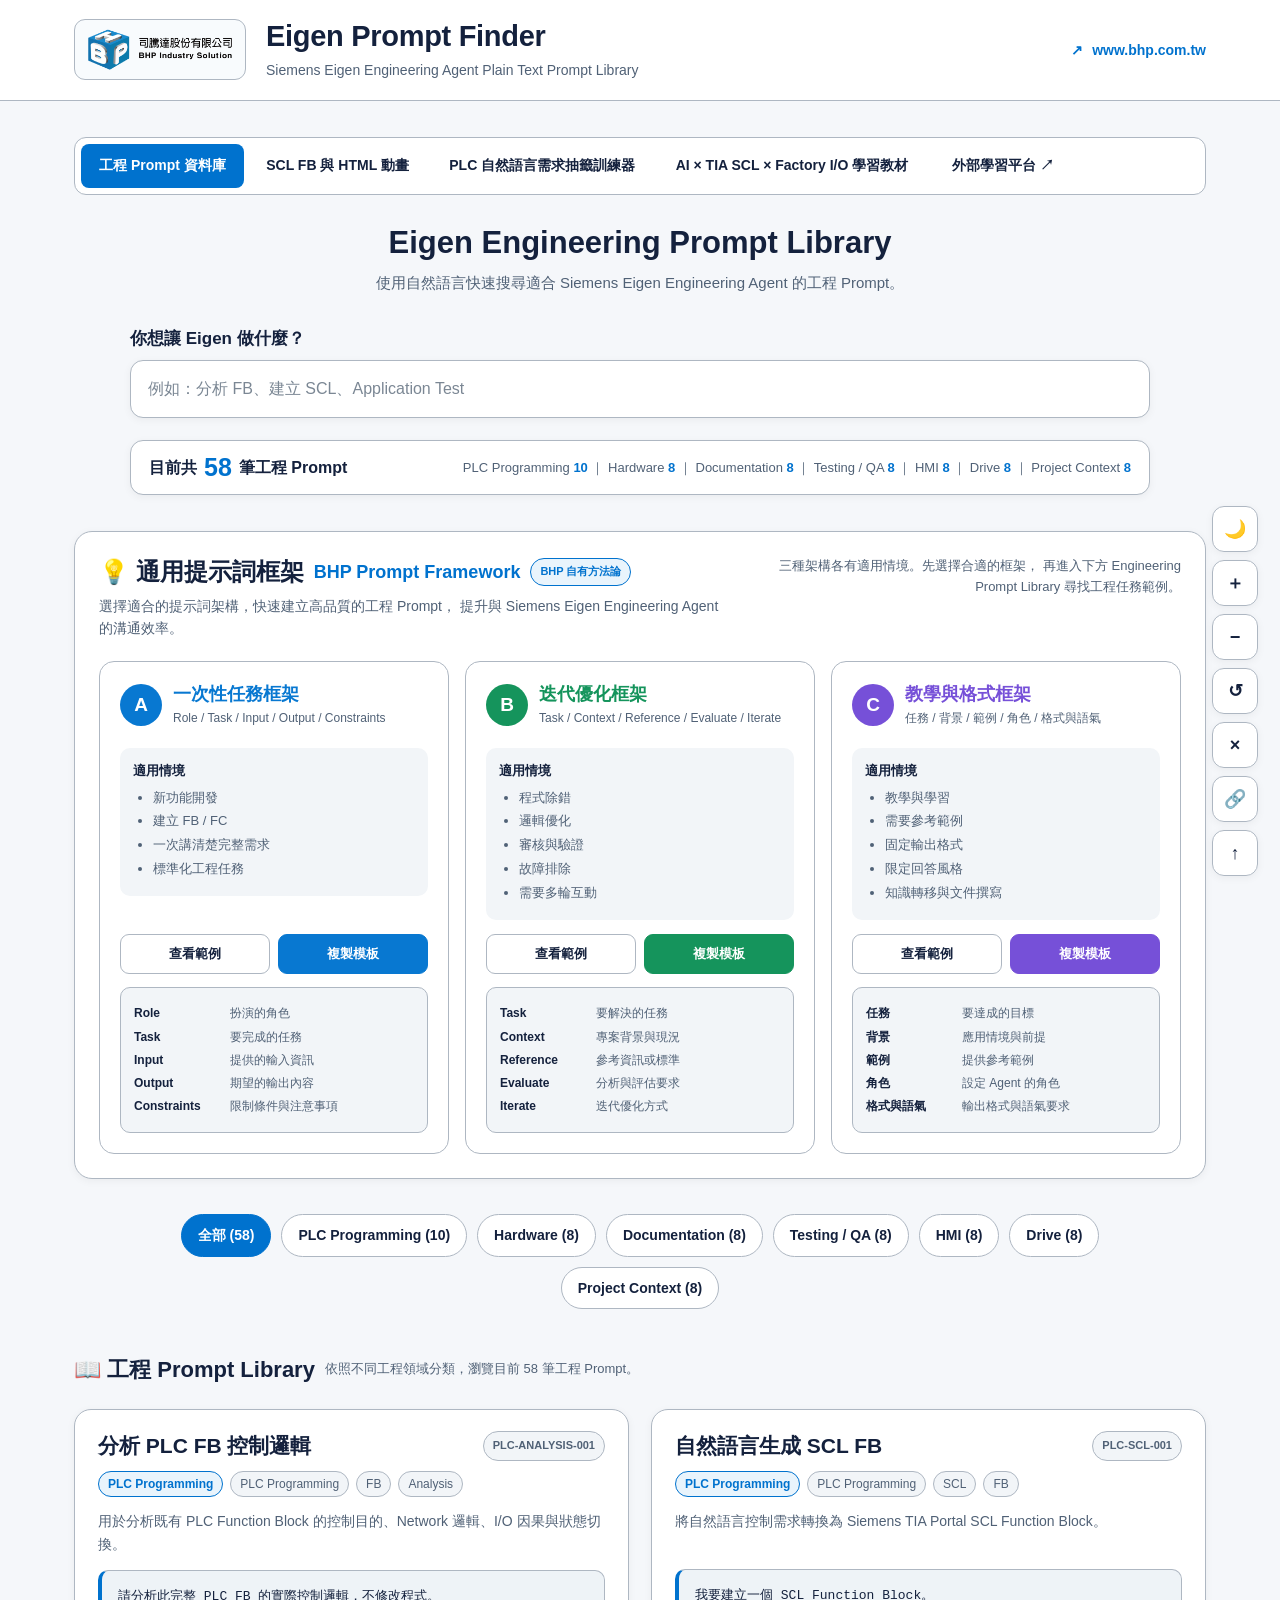
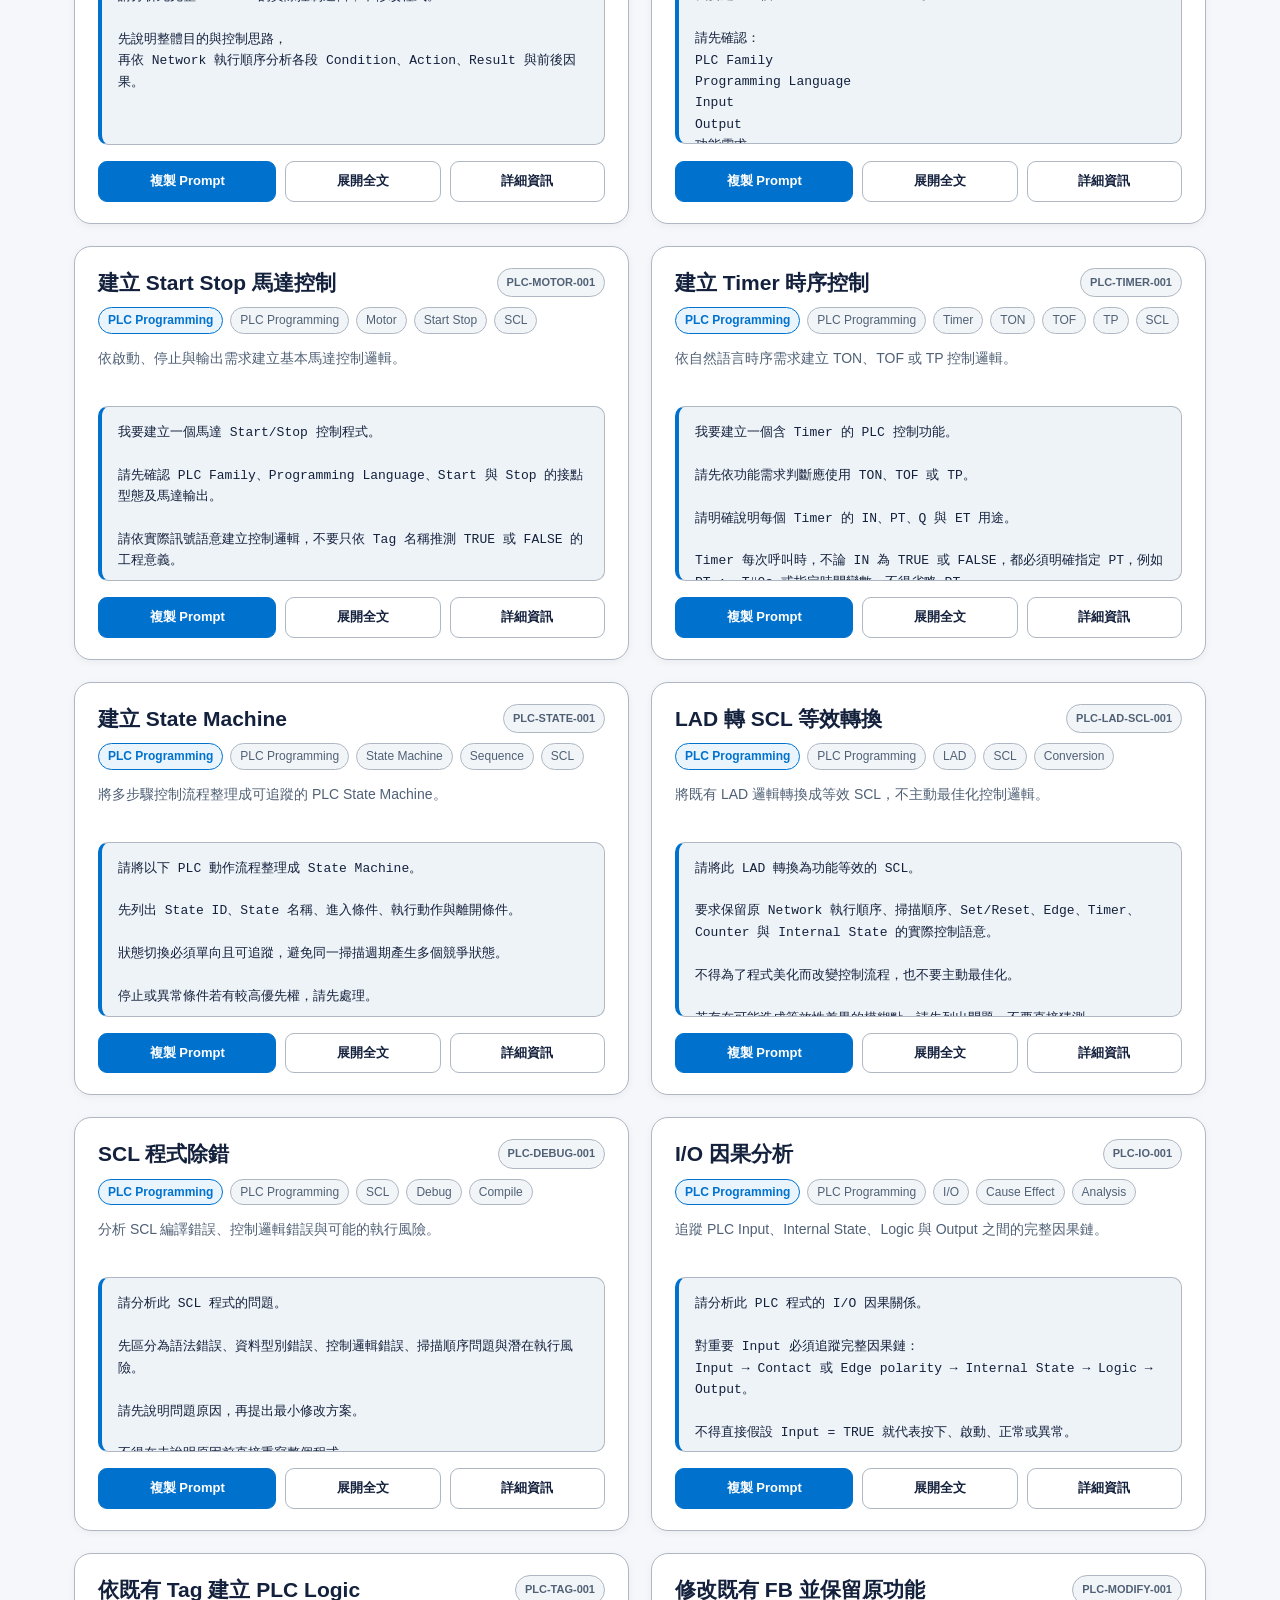
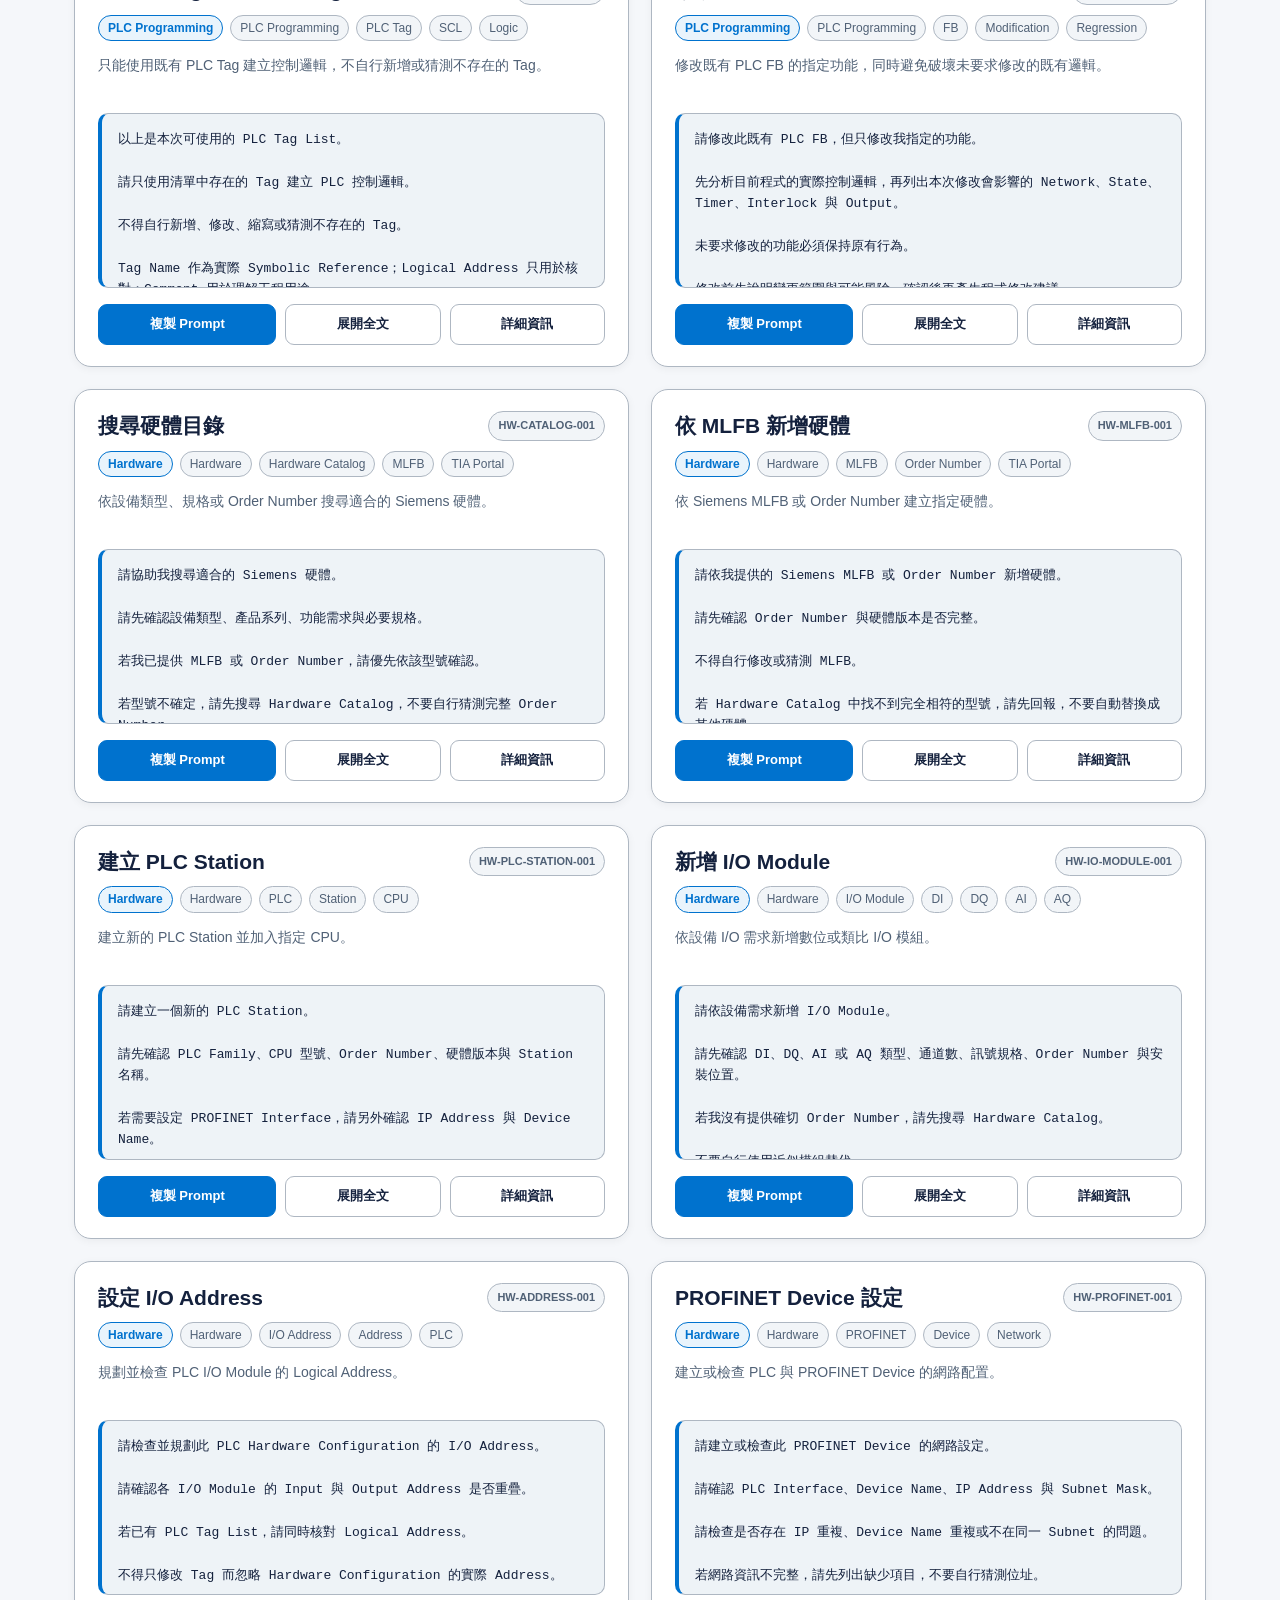
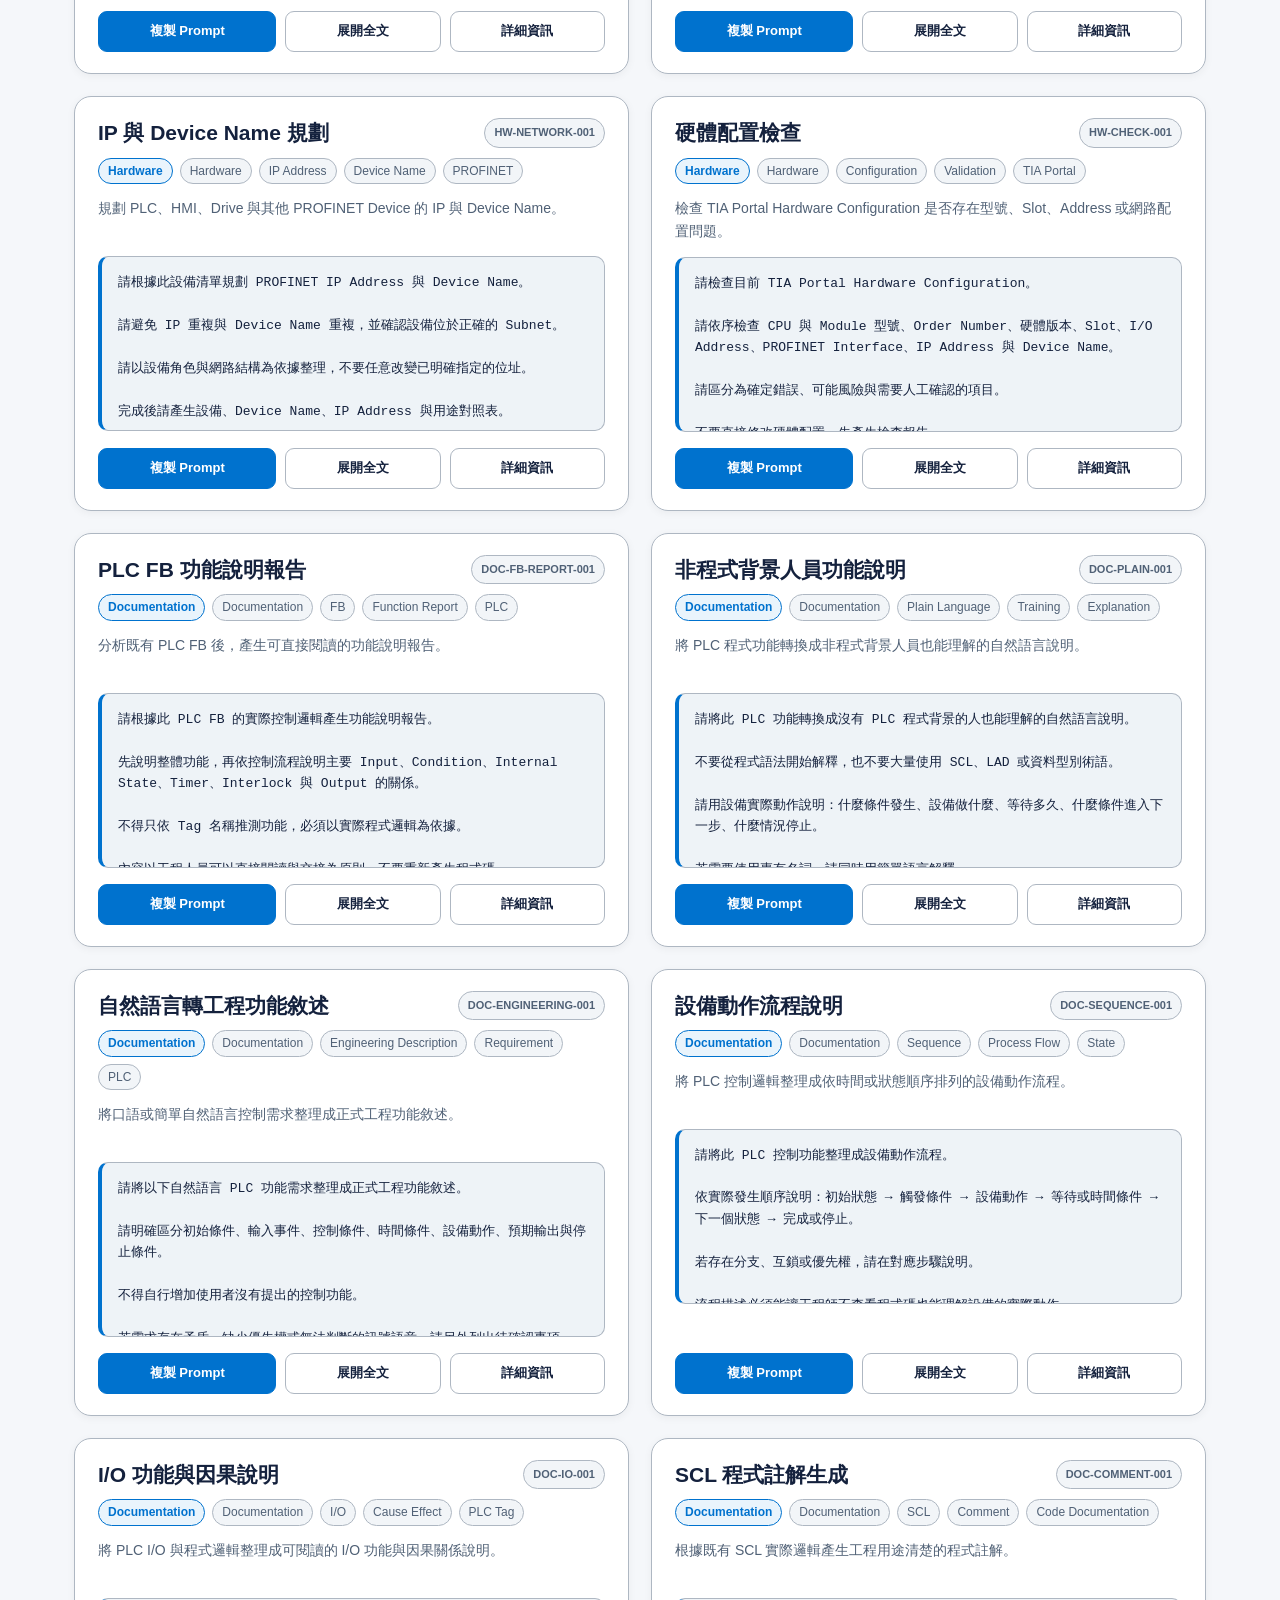
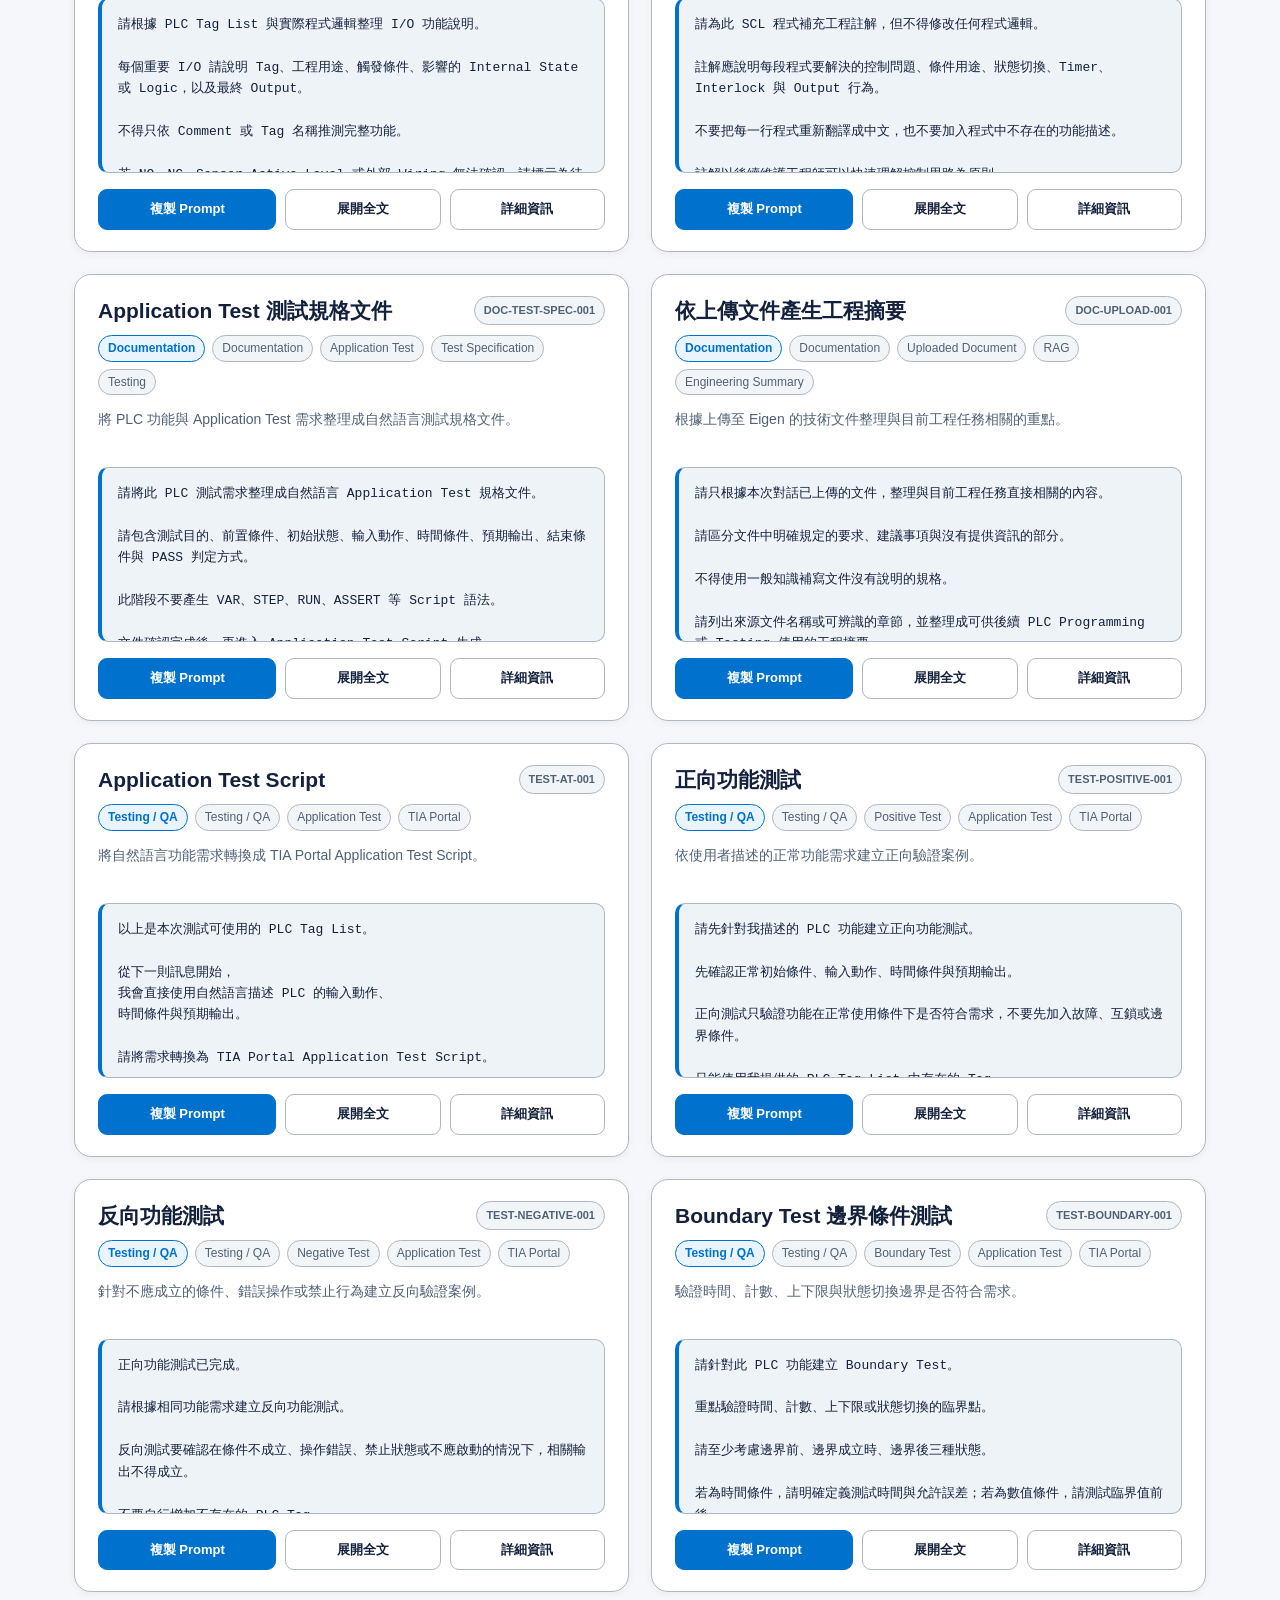
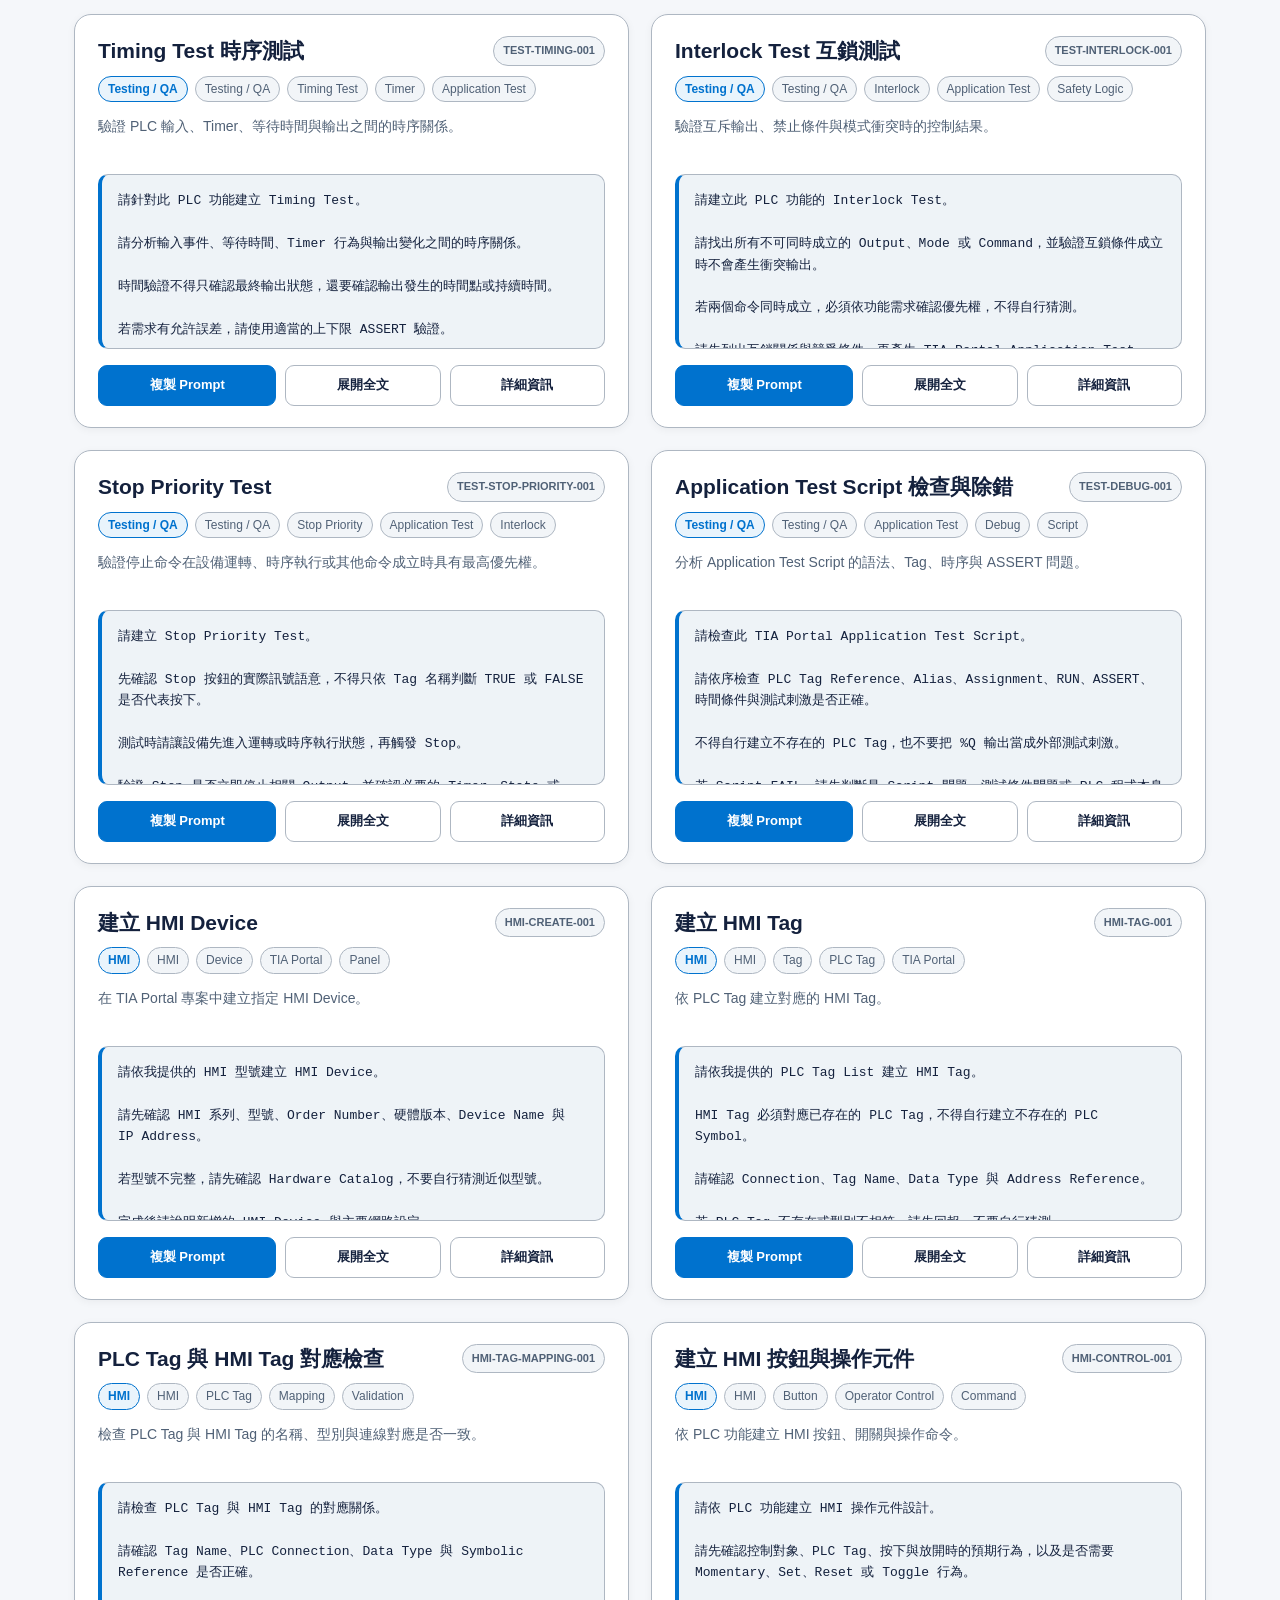
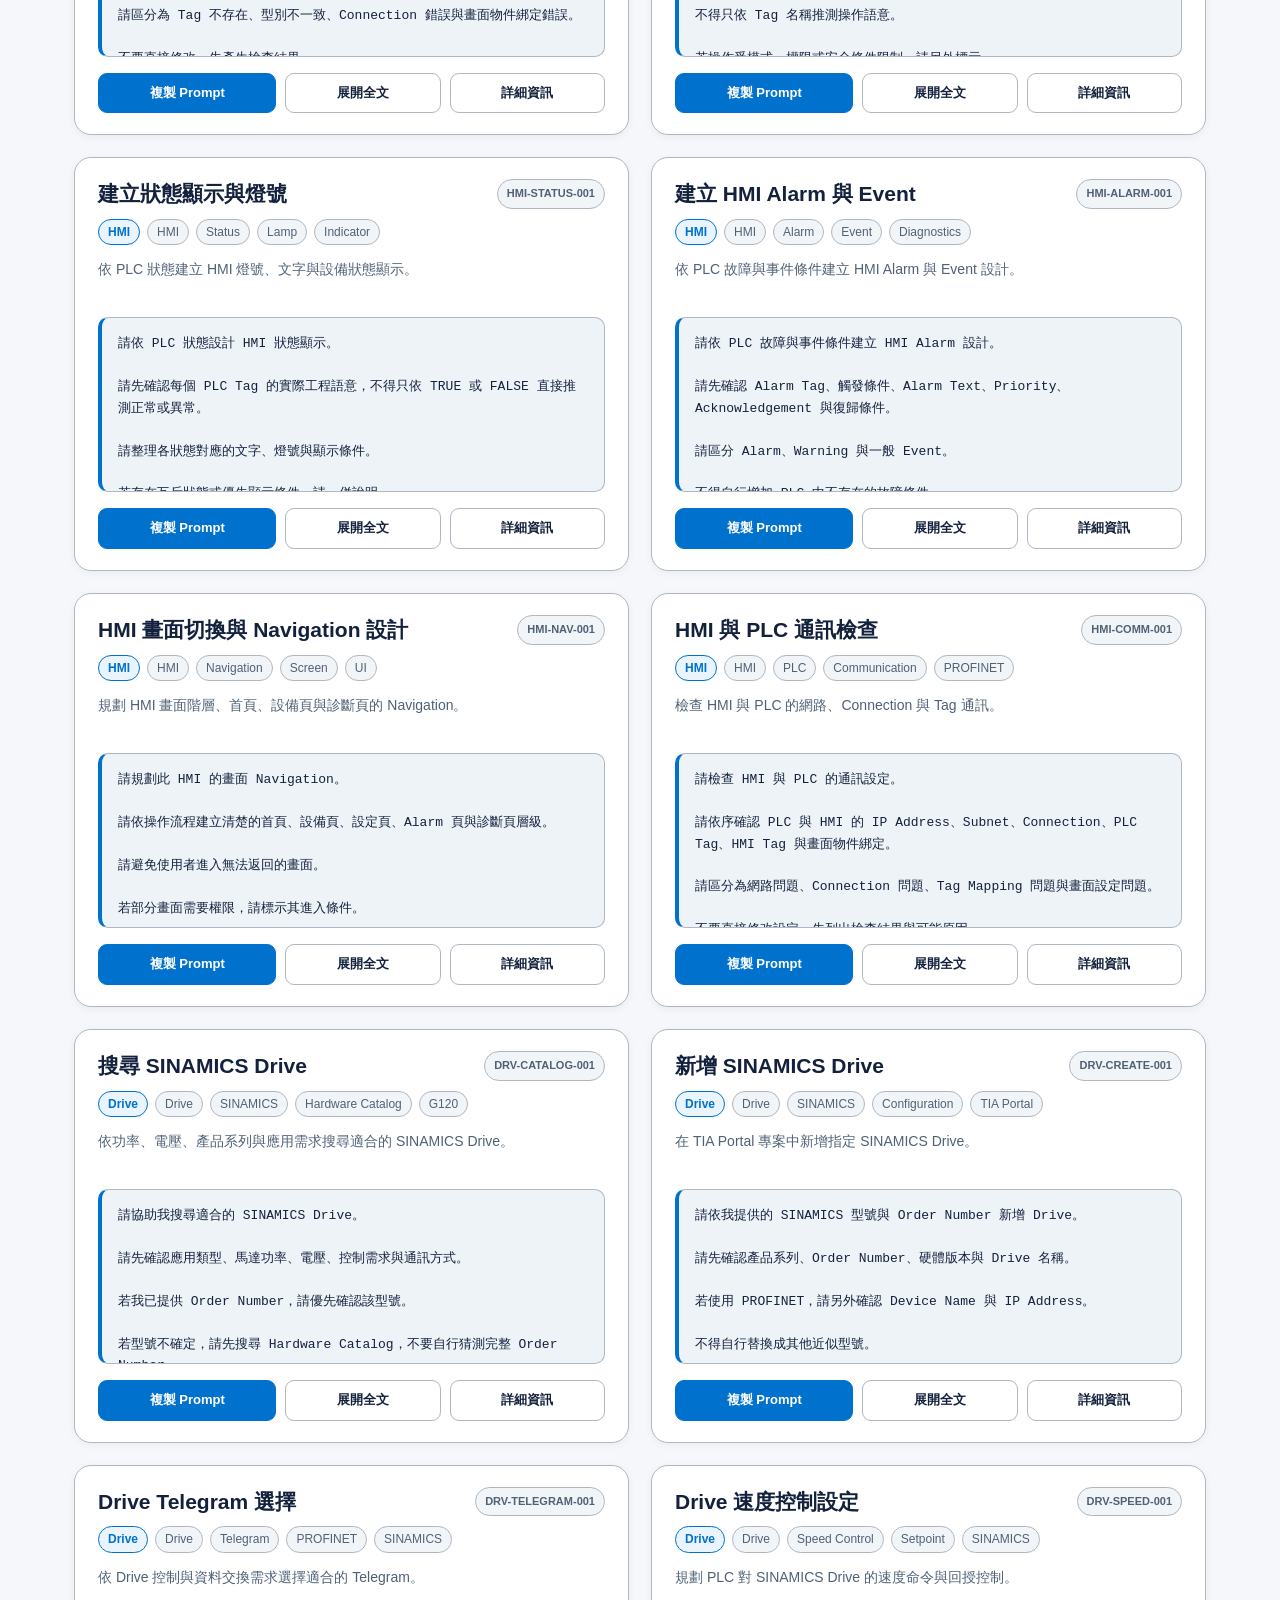
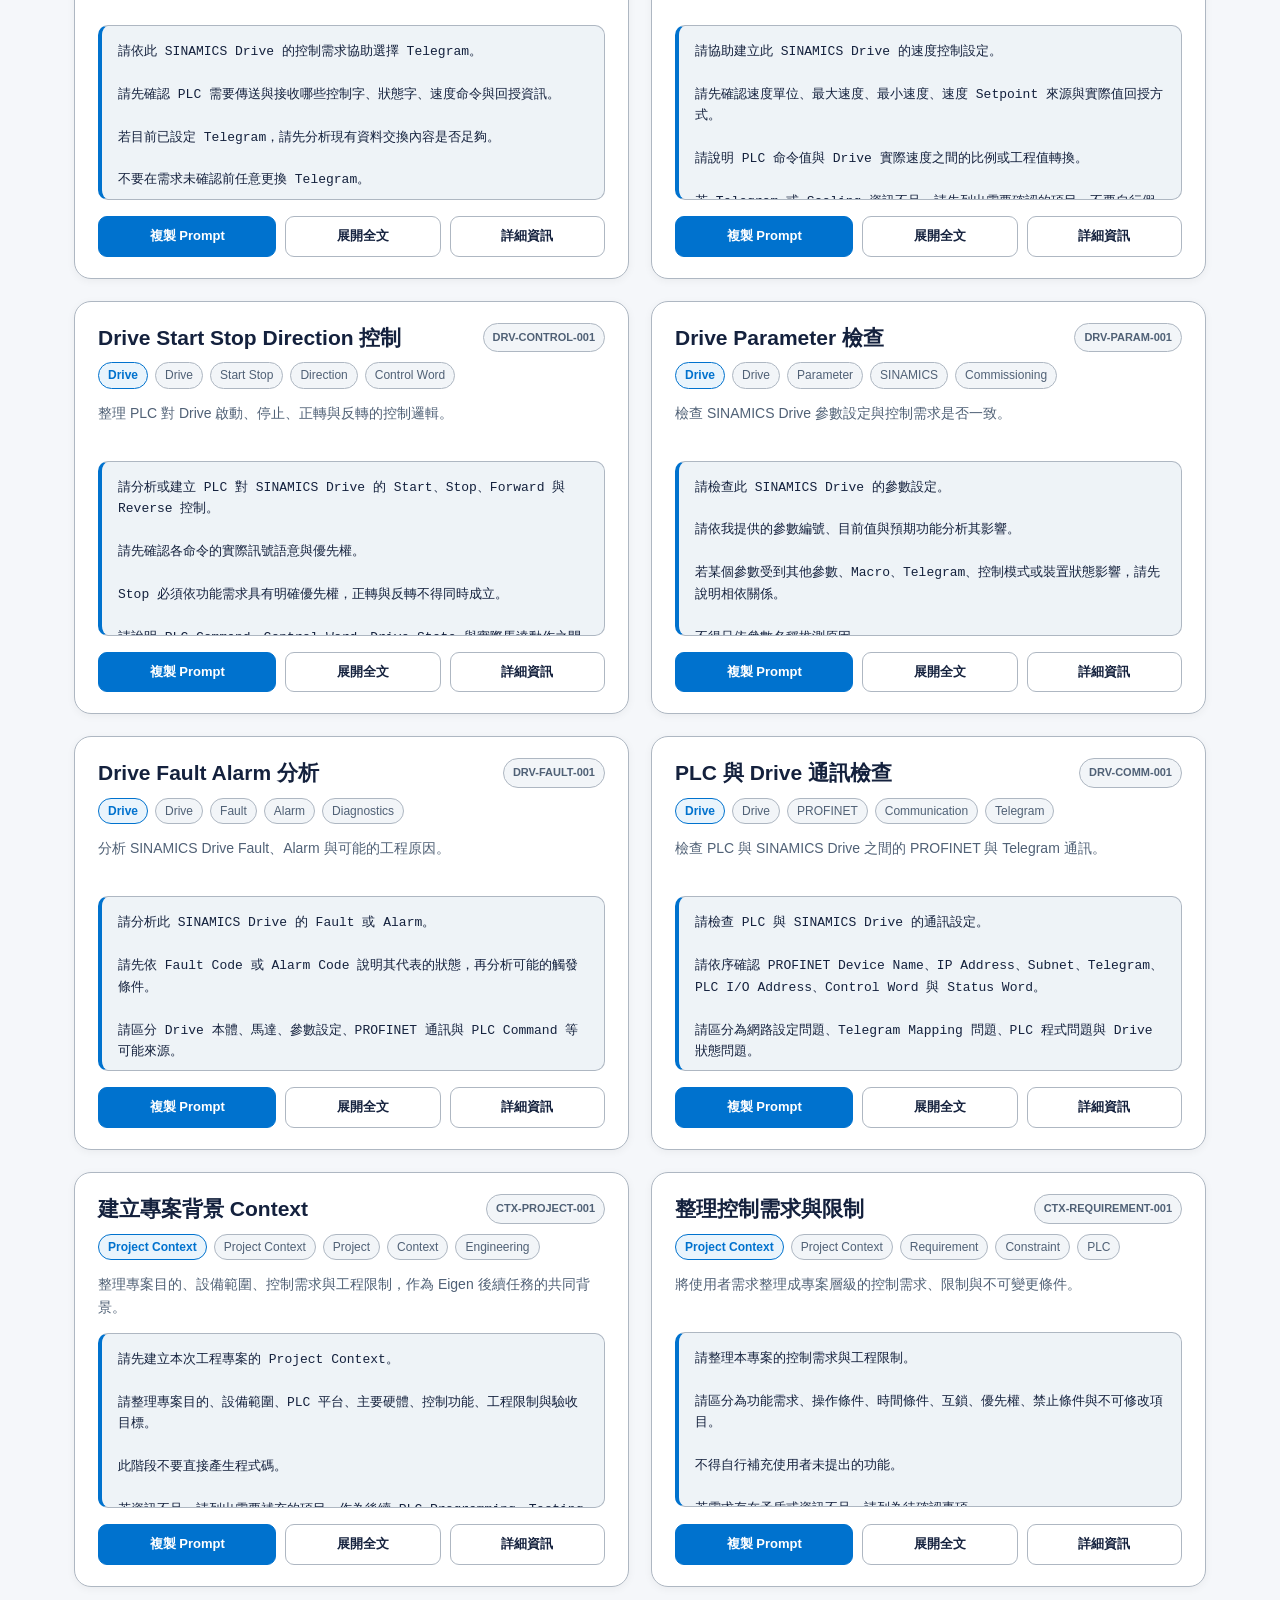
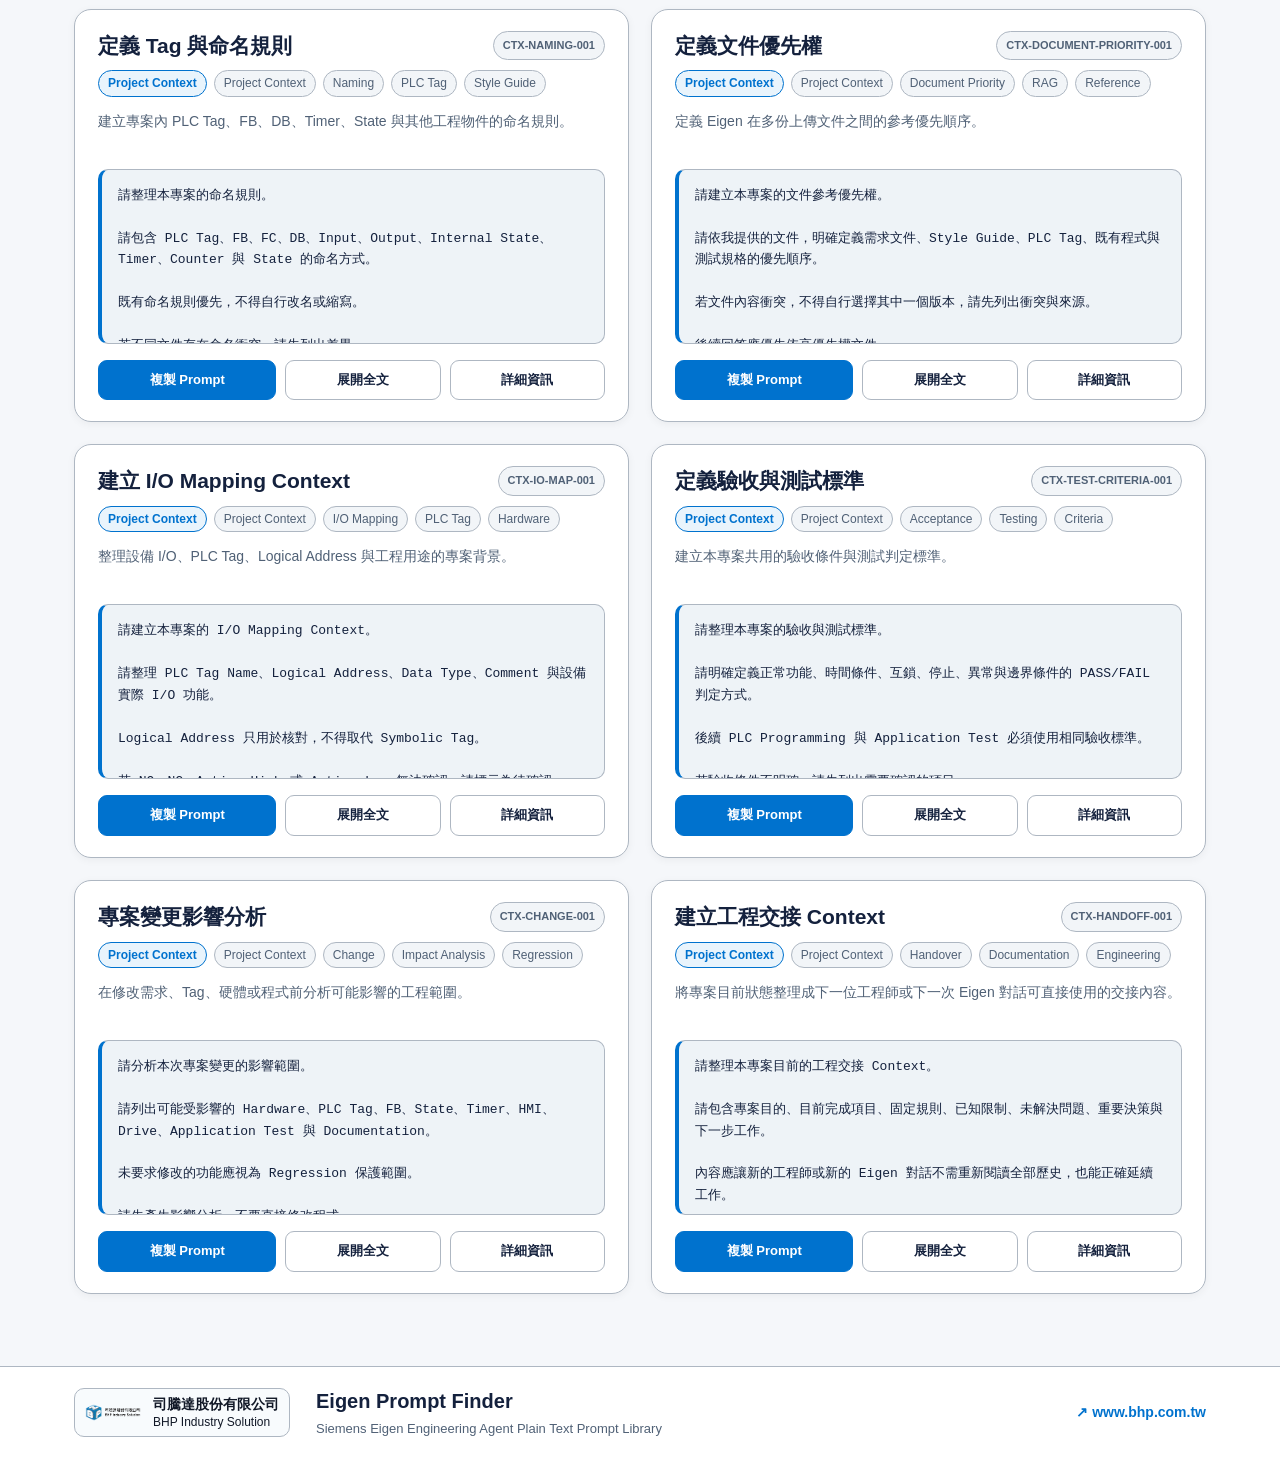
<file: index.html>
<!DOCTYPE html>
<html lang="zh-Hant">
<head>
  <meta charset="UTF-8">

  <meta
    name="viewport"
    content="width=device-width, initial-scale=1.0"
  >

  <title>Eigen Prompt Finder</title>
  <link rel="stylesheet" href="page-navigation.css">

  <meta
    name="description"
    content="Siemens Eigen Engineering Agent Plain Text Prompt Library"
  >

  <style>
    /* =========================================================
       01. Theme Variables
       ========================================================= */

    :root {
      --bg: #f5f7fa;

      --surface: #ffffff;
      --surface-soft: #f2f5f8;
      --surface-code: #eef3f7;

      --text: #14213d;
      --text-secondary: #506176;
      --text-muted: #7b8794;

      --border: #aeb7c2;
      --border-strong: #7f8a96;

      --accent: #0072ce;
      --accent-hover: #005fa8;
      --accent-soft: #e9f4fc;

      --success: #14865a;

      --header-bg: rgba(255, 255, 255, 0.97);
      --toolbar-bg: rgba(255, 255, 255, 0.96);
      --toolbar-hover: #edf4f8;

      --logo-panel: #f8fbfd;

      --shadow-small:
        0 2px 8px rgba(0, 0, 0, 0.05);

      --shadow-medium:
        0 8px 24px rgba(0, 0, 0, 0.09);

      --sticky-shadow:
        0 6px 20px rgba(0, 0, 0, 0.08);
    }

    body.dark-mode {
      --bg: #0f1419;

      --surface: #1a2027;
      --surface-soft: #222a32;
      --surface-code: #252e37;

      --text: #f3f5f7;
      --text-secondary: #bdc6cf;
      --text-muted: #929ca6;

      --border: #414b56;
      --border-strong: #66717d;

      --accent: #42a5e8;
      --accent-hover: #64b6ec;
      --accent-soft: #173650;

      --success: #55c791;

      --header-bg: rgba(20, 26, 32, 0.97);
      --toolbar-bg: rgba(27, 32, 38, 0.97);
      --toolbar-hover: #303943;

      /* Logo 內有黑字，深色模式仍保留淺色底板 */
      --logo-panel: #eef5fa;

      --shadow-small:
        0 2px 10px rgba(0, 0, 0, 0.25);

      --shadow-medium:
        0 8px 28px rgba(0, 0, 0, 0.36);

      --sticky-shadow:
        0 6px 22px rgba(0, 0, 0, 0.35);
    }


    /* =========================================================
       02. Reset / Base
       ========================================================= */

    * {
      box-sizing: border-box;
    }

    html {
      scroll-behavior: smooth;
    }

    body {
      margin: 0;

      background: var(--bg);
      color: var(--text);

      font-family:
        -apple-system,
        BlinkMacSystemFont,
        "Segoe UI",
        "Noto Sans TC",
        "Microsoft JhengHei",
        Arial,
        sans-serif;

      font-size: 16px;
      line-height: 1.6;

      transition:
        background-color 0.22s ease,
        color 0.22s ease;
    }

    button,
    input {
      font: inherit;
    }

    button {
      color: inherit;
    }

    a {
      color: inherit;
    }


    /* =========================================================
       03. Header v2
       ========================================================= */

    .site-header {
      position: sticky;
      top: 0;
      z-index: 9000;

      background: var(--header-bg);

      border-bottom:
        1px solid var(--border);

      backdrop-filter: blur(10px);

      transition:
        box-shadow 0.2s ease,
        background-color 0.2s ease;
    }

    .site-header.compact {
      box-shadow: var(--sticky-shadow);
    }

    .header-wrap {
      max-width: 1180px;

      margin: 0 auto;

      padding: 18px 24px;

      display: flex;
      align-items: center;
      justify-content: space-between;

      gap: 26px;

      transition:
        padding 0.28s ease;
    }

    .site-header.compact .header-wrap {
      padding-top: 8px;
      padding-bottom: 8px;
    }

    .brand-area {
      display: flex;
      align-items: center;

      gap: 20px;

      min-width: 0;
    }

    .brand-logo-link {
      display: flex;
      align-items: center;

      flex-shrink: 0;

      padding: 7px 10px;

      background: var(--logo-panel);

      border:
        1px solid var(--border);

      border-radius: 11px;

      transition:
        padding 0.2s ease,
        border-color 0.2s ease;
    }

    .brand-logo-link:hover {
      border-color: var(--accent);
    }

    .brand-logo {
      display: block;

      width: 150px;
      height: auto;

      max-height: 58px;

      object-fit: contain;

      transition:
        width 0.28s ease;
    }

    .site-header.compact .brand-logo {
      width: 125px;
    }

    .brand-text {
      min-width: 0;
    }

    .brand-home-link {
      text-decoration: none;
      color: var(--text);
    }

    .brand-home-link:hover {
      color: var(--accent);
    }

    .brand-text h1 {
      margin: 0;

      font-size: 29px;
      line-height: 1.25;

      letter-spacing: -0.3px;

      transition:
        font-size 0.28s ease;
    }

    .site-header.compact .brand-text h1 {
      font-size: 24px;
    }

    .brand-text p {
      margin: 5px 0 0;

      color: var(--text-secondary);

      font-size: 14px;

      transition:
        opacity 0.18s ease,
        max-height 0.18s ease,
        margin 0.18s ease;
    }

    .site-header.compact .brand-text p {
      opacity: 0;
      max-height: 0;
      margin: 0;
      overflow: hidden;
    }

    .company-link {
      color: var(--accent);

      text-decoration: none;

      font-size: 14px;
      font-weight: 700;

      flex-shrink: 0;
    }

    .company-link:hover {
      text-decoration: underline;
    }

    .external-icon {
      margin-right: 5px;
    }


    /* =========================================================
       04. Main Layout
       ========================================================= */

    .page-wrap {
      max-width: 1180px;

      margin: 0 auto;

      padding: 36px 24px 72px;
    }


    /* =========================================================
       05. Hero
       ========================================================= */

    .hero {
      text-align: center;

      margin-bottom: 30px;
    }

    .hero-title {
      margin: 0;

      font-size: 31px;
      line-height: 1.3;
    }

    .hero-subtitle {
      max-width: 760px;

      margin: 8px auto 0;

      color: var(--text-secondary);

      font-size: 15px;
    }


    /* =========================================================
       06. Search
       ========================================================= */

    .search-section {
      max-width: 900px;

      margin: 0 auto 22px;
    }

    .search-label {
      display: block;

      margin-bottom: 8px;

      font-size: 17px;
      font-weight: 700;
    }

    .search-box-wrap {
      position: relative;
    }

    .search-box {
      width: 100%;

      padding: 15px 48px 15px 17px;

      background: var(--surface);
      color: var(--text);

      border:
        1px solid var(--border);

      border-radius: 13px;

      outline: none;

      box-shadow: var(--shadow-small);

      transition:
        border-color 0.18s ease,
        box-shadow 0.18s ease;
    }

    .search-box:hover {
      border-color: var(--border-strong);
    }

    .search-box:focus {
      border-color: var(--accent);

      box-shadow:
        0 0 0 3px var(--accent-soft);
    }

    .search-box::placeholder {
      color: var(--text-muted);
    }

    .clear-search-button {
      position: absolute;

      right: 10px;
      top: 50%;

      transform: translateY(-50%);

      width: 30px;
      height: 30px;

      border: none;

      border-radius: 50%;

      background: transparent;
      color: var(--text-muted);

      cursor: pointer;

      display: none;

      align-items: center;
      justify-content: center;

      font-size: 18px;
    }

    .clear-search-button.show {
      display: flex;
    }

    .clear-search-button:hover {
      background: var(--surface-soft);
      color: var(--text);
    }


    /* =========================================================
       07. Statistics Area v2
       ========================================================= */

    .stats-panel {
      max-width: 900px;

      margin: 0 auto 24px;

      padding: 14px 18px;

      background: var(--surface);

      border:
        1px solid var(--border);

      border-radius: 13px;

      box-shadow: var(--shadow-small);

      display: flex;
      align-items: center;
      justify-content: space-between;

      gap: 22px;
    }

    .stats-main {
      display: flex;
      align-items: center;

      gap: 7px;

      font-weight: 700;

      flex-shrink: 0;
    }

    .stats-count {
      color: var(--accent);

      font-size: 25px;
      line-height: 1;

      font-weight: 800;
    }

    .stats-detail {
      color: var(--text-secondary);

      font-size: 14px;

      text-align: right;
    }

    .stats-detail strong {
      color: var(--accent);
    }


    /* =========================================================
       08. Sticky Category v2
       ========================================================= */

    .category-sticky-wrap {
      position: sticky;

      top: 92px;

      z-index: 8000;

      margin-bottom: 30px;

      background: var(--bg);

      border-top:
        1px solid transparent;

      border-bottom:
        1px solid transparent;

      transition:
        background-color 0.2s ease,
        border-color 0.2s ease,
        box-shadow 0.2s ease;
    }

    .site-header.compact
      ~ .page-wrap
      .category-sticky-wrap {
      top: 66px;
    }

    .category-sticky-wrap.stuck {
      padding: 9px 0;

      background: var(--header-bg);

      border-top-color: var(--border);
      border-bottom-color: var(--border);

      box-shadow: var(--sticky-shadow);

      backdrop-filter: blur(10px);
    }

    .category-section {
      margin: 0;
    }

    .category-buttons {
      display: flex;
      flex-wrap: wrap;

      justify-content: center;

      gap: 10px;
    }

    .category-button {
      padding: 9px 16px;

      background: var(--surface);
      color: var(--text);

      border:
        1px solid var(--border);

      border-radius: 999px;

      cursor: pointer;

      font-size: 14px;
      font-weight: 650;

      white-space: nowrap;

      transition:
        background-color 0.18s ease,
        color 0.18s ease,
        border-color 0.18s ease,
        transform 0.15s ease;
    }

    .category-button:hover {
      background: var(--accent-soft);

      border-color: var(--accent);

      transform: translateY(-1px);
    }

    .category-button.active {
      background: var(--accent);

      color: #ffffff;

      border-color: var(--accent);

      font-weight: 750;
    }

    .category-button.disabled {
      opacity: 0.4;

      cursor: not-allowed;

      transform: none;
    }


    /* =========================================================
       09. Prompt Grid
       ========================================================= */

    .prompt-grid {
      display: grid;

      grid-template-columns:
        repeat(2, minmax(0, 1fr));

      gap: 22px;
    }


    /* =========================================================
       10. Prompt Card v2
       ========================================================= */

    .prompt-card {
      position: relative;

      display: flex;
      flex-direction: column;

      min-width: 0;

      padding: 23px;

      background: var(--surface);

      border:
        1px solid var(--border);

      border-radius: 17px;

      box-shadow: var(--shadow-small);

      transition:
        transform 0.18s ease,
        border-color 0.18s ease,
        box-shadow 0.18s ease;
    }

    .prompt-card:hover {
      transform: translateY(-2px);

      border-color:
        var(--border-strong);

      box-shadow:
        var(--shadow-medium);
    }

    .prompt-card-header {
      display: flex;
      align-items: flex-start;
      justify-content: space-between;

      gap: 14px;

      margin-bottom: 10px;
    }

    .prompt-title {
      margin: 0;

      font-size: 21px;
      line-height: 1.4;

      font-weight: 750;
    }

    .prompt-id {
      flex-shrink: 0;

      padding: 5px 9px;

      background:
        var(--surface-soft);

      color:
        var(--text-secondary);

      border:
        1px solid var(--border);

      border-radius: 999px;

      font-size: 11px;
      font-weight: 650;

      white-space: nowrap;
    }

    .prompt-meta {
      display: flex;
      flex-wrap: wrap;

      gap: 7px;

      margin-bottom: 13px;
    }

    .tag {
      display: inline-flex;

      align-items: center;

      padding: 5px 9px;

      background:
        var(--surface-soft);

      color:
        var(--text-secondary);

      border:
        1px solid var(--border);

      border-radius: 999px;

      font-size: 12px;

      line-height: 1.2;
    }

    .tag.category {
      background:
        var(--accent-soft);

      color:
        var(--accent);

      border-color:
        var(--accent);

      font-weight: 700;
    }

    .prompt-description {
      margin: 0 0 15px;

      color:
        var(--text-secondary);

      font-size: 14px;

      display: -webkit-box;

      -webkit-line-clamp: 2;
      -webkit-box-orient: vertical;

      overflow: hidden;

      min-height: 44px;
    }


    /* =========================================================
       11. Prompt Preview
       ========================================================= */

    .prompt-content-wrap {
      margin-bottom: 16px;

      position: relative;
    }

    .prompt-content {
      margin: 0;

      padding: 15px 16px;

      height: 195px;

      background:
        var(--surface-code);

      color:
        var(--text);

      border:
        1px solid var(--border);

      border-left:
        4px solid var(--accent);

      border-radius: 10px;

      white-space: pre-wrap;
      word-break: break-word;

      font-family:
        "SFMono-Regular",
        Consolas,
        "Liberation Mono",
        Menlo,
        monospace;

      font-size: 13px;

      line-height: 1.65;

      overflow: hidden;

      transition:
        height 0.25s ease;
    }

    .prompt-content.expanded {
      height: auto;

      max-height: 3000px;
    }


    /* =========================================================
       12. Prompt Actions
       ========================================================= */

    .prompt-actions {
      display: flex;
      flex-wrap: wrap;

      gap: 9px;

      margin-top: auto;
    }

    .action-button {
      flex: 1 1 auto;

      min-width: 120px;

      padding: 9px 13px;

      background:
        var(--surface);

      color:
        var(--text);

      border:
        1px solid var(--border);

      border-radius: 9px;

      cursor: pointer;

      font-size: 13px;
      font-weight: 700;

      transition:
        background-color 0.18s ease,
        border-color 0.18s ease,
        color 0.18s ease;
    }

    .action-button:hover {
      background:
        var(--surface-soft);

      border-color:
        var(--accent);
    }

    .action-button.primary {
      background:
        var(--accent);

      color:
        #ffffff;

      border-color:
        var(--accent);
    }

    .action-button.primary:hover {
      background:
        var(--accent-hover);

      border-color:
        var(--accent-hover);
    }

    .action-button.success {
      background:
        var(--success);

      color:
        #ffffff;

      border-color:
        var(--success);
    }


    /* =========================================================
       13. Details
       ========================================================= */

    .prompt-details {
      display: none;

      margin-top: 16px;

      padding-top: 16px;

      border-top:
        1px solid var(--border);
    }

    .prompt-details.open {
      display: block;
    }

    .detail-row {
      display: grid;

      grid-template-columns:
        150px 1fr;

      gap: 12px;

      margin-bottom: 9px;

      font-size: 13px;
    }

    .detail-label {
      color: var(--text);

      font-weight: 700;
    }

    .detail-value {
      color:
        var(--text-secondary);

      word-break: break-word;
    }


    /* =========================================================
       14. Empty State
       ========================================================= */

    .empty-state {
      display: none;

      padding: 60px 20px;

      text-align: center;

      color:
        var(--text-secondary);
    }

    .empty-state.show {
      display: block;
    }


    /* =========================================================
       15. Footer v2
       ========================================================= */

    .site-footer {
      background:
        var(--surface);

      border-top:
        1px solid var(--border);
    }

    .footer-wrap {
      max-width: 1180px;

      margin: 0 auto;

      min-height: 86px;

      padding: 18px 24px;

      display: grid;

      grid-template-columns:
        auto 1fr auto;

      align-items: center;

      gap: 26px;
    }

    .footer-logo-panel {
      display: flex;
      align-items: center;

      gap: 12px;

      padding: 6px 10px;

      background: var(--logo-panel);

      border:
        1px solid var(--border);

      border-radius: 10px;
    }

    .footer-logo {
      width: 56px;
      height: auto;
    }

    .footer-company {
      display: flex;
      flex-direction: column;

      line-height: 1.35;

      color: #111827;
    }

    .footer-company strong {
      font-size: 14px;
    }

    .footer-company span {
      font-size: 12px;
    }

    .footer-center {
      min-width: 0;
    }

    .footer-title {
      margin: 0;

      font-size: 20px;

      font-weight: 750;
    }

    .footer-subtitle {
      margin: 2px 0 0;

      color:
        var(--text-secondary);

      font-size: 13px;
    }

    .footer-link {
      color:
        var(--accent);

      text-decoration: none;

      font-size: 14px;
      font-weight: 700;

      white-space: nowrap;
    }

    .footer-link:hover {
      text-decoration: underline;
    }


    /* =========================================================
       16. Floating Toolbar
       ========================================================= */

    .floating-toolbar {
      position: fixed;

      right: 22px;
      bottom: 24px;

      display: flex;
      flex-direction: column;

      gap: 8px;

      z-index: 9999;
    }

    .tool-button {
      position: relative;

      width: 46px;
      height: 46px;

      display: flex;
      align-items: center;
      justify-content: center;

      padding: 0;

      background:
        var(--toolbar-bg);

      color:
        var(--text);

      border:
        1px solid var(--border);

      border-radius: 12px;

      cursor: pointer;

      font-size: 18px;
      font-weight: 700;

      box-shadow:
        var(--shadow-small);

      backdrop-filter: blur(8px);

      transition:
        background-color 0.18s ease,
        border-color 0.18s ease,
        transform 0.15s ease;
    }

    .tool-button:hover {
      background:
        var(--toolbar-hover);

      border-color:
        var(--accent);

      transform:
        translateY(-1px);
    }

    .tool-button::before {
      content:
        attr(data-tooltip);

      position: absolute;

      right: 56px;

      white-space: nowrap;

      padding: 6px 9px;

      background:
        var(--surface);

      color:
        var(--text);

      border:
        1px solid var(--border);

      border-radius: 8px;

      box-shadow:
        var(--shadow-small);

      font-size: 12px;
      font-weight: 600;

      opacity: 0;
      visibility: hidden;

      pointer-events: none;

      transition:
        opacity 0.15s ease;
    }

    .tool-button:hover::before {
      opacity: 1;
      visibility: visible;
    }


    /* =========================================================
       17. Zoom Indicator
       ========================================================= */

    .zoom-indicator {
      position: fixed;

      right: 80px;
      bottom: 125px;

      padding: 6px 10px;

      background:
        var(--surface);

      color:
        var(--text);

      border:
        1px solid var(--border);

      border-radius: 8px;

      box-shadow:
        var(--shadow-small);

      font-size: 12px;
      font-weight: 700;

      opacity: 0;
      visibility: hidden;

      z-index: 9998;

      transition:
        opacity 0.18s ease;
    }

    .zoom-indicator.show {
      opacity: 1;
      visibility: visible;
    }


    /* =========================================================
       18. Toast
       ========================================================= */

    .toast {
      position: fixed;

      left: 50%;
      bottom: 30px;

      transform:
        translateX(-50%)
        translateY(12px);

      padding: 10px 16px;

      background:
        var(--text);

      color:
        var(--surface);

      border-radius: 10px;

      box-shadow:
        var(--shadow-medium);

      font-size: 13px;
      font-weight: 700;

      opacity: 0;
      visibility: hidden;

      z-index: 10000;

      transition:
        opacity 0.18s ease,
        transform 0.18s ease;
    }

    .toast.show {
      opacity: 1;
      visibility: visible;

      transform:
        translateX(-50%)
        translateY(0);
    }


    /* =========================================================
       19. Responsive
       ========================================================= */

    @media (max-width: 900px) {
      .prompt-grid {
        grid-template-columns: 1fr;
      }

      .category-sticky-wrap {
        top: 84px;
      }
    }

    @media (max-width: 700px) {

      .header-wrap {
        padding:
          12px 16px;

        gap: 12px;

        align-items: flex-start;
      }

      .brand-area {
        gap: 10px;
      }

      .brand-logo-link {
        padding: 5px 7px;
      }

      .brand-logo {
        width: 92px;
      }

      .site-header.compact
      .brand-logo {
        width: 80px;
      }

      .brand-text h1 {
        font-size: 20px;
      }

      .site-header.compact
      .brand-text h1 {
        font-size: 18px;
      }

      .brand-text p {
        font-size: 11px;
      }

      .company-link {
        display: none;
      }

      .page-wrap {
        padding:
          26px 14px 55px;
      }

      .hero-title {
        font-size: 25px;
      }

      .hero-subtitle {
        font-size: 13px;
      }

      .stats-panel {
        flex-direction: column;

        align-items: flex-start;

        gap: 10px;
      }

      .stats-detail {
        text-align: left;
      }

      .category-sticky-wrap {
        top: 75px;

        margin-left: -14px;
        margin-right: -14px;

        padding-left: 14px;
        padding-right: 14px;
      }

      .category-buttons {
        justify-content: flex-start;

        flex-wrap: nowrap;

        overflow-x: auto;

        padding-bottom: 4px;

        scrollbar-width: thin;
      }

      .category-button {
        flex-shrink: 0;
      }

      .prompt-card-header {
        flex-direction: column;

        gap: 7px;
      }

      .prompt-id {
        align-self: flex-start;
      }

      .detail-row {
        grid-template-columns: 1fr;

        gap: 3px;
      }

      .footer-wrap {
        grid-template-columns: 1fr;

        align-items: flex-start;

        gap: 13px;

        padding:
          18px 16px;
      }

      .footer-logo-panel {
        width: fit-content;
      }

      .footer-link {
        margin-top: 2px;
      }

      .floating-toolbar {
        right: 10px;
        bottom: 12px;

        gap: 6px;
      }

      .tool-button {
        width: 40px;
        height: 40px;

        border-radius: 10px;

        font-size: 16px;
      }

      .tool-button::before {
        display: none;
      }

      .zoom-indicator {
        right: 58px;
        bottom: 103px;
      }

      .toast {
        bottom: 18px;

        max-width:
          calc(100% - 30px);

        text-align: center;
      }
    }

/* =========================================================
   UI v3.1 Fine Tuning
   ========================================================= */

/* 1. Search / Statistics / Category 統一內容寬度 */

.search-section,
.stats-panel,
.category-section {
  max-width: 1020px;
  margin-left: auto;
  margin-right: auto;
}


/* 2. Statistics Area：
      增加可用寬度，避免 Project Context 換行 */

.stats-panel {
  gap: 18px;
}

.stats-main {
  min-width: 205px;
}

.stats-detail {
  flex: 1;
  min-width: 0;

  font-size: 13px;
  line-height: 1.5;

  white-space: nowrap;
}


/* 3. Category Sticky 區域維持同一寬度 */

.category-sticky-wrap .category-section {
  max-width: 1020px;
}

.category-buttons {
  width: 100%;
}


/* 4. Prompt Preview 稍微縮短，
      讓第一屏更容易看到操作按鈕 */

.prompt-content {
  height: 175px;
}


/* 5. 展開後仍顯示完整 Prompt */

.prompt-content.expanded {
  height: auto;
  max-height: 3000px;
}


/* 6. Desktop 略微縮小卡片上下 Padding，
      改善畫面密度 */

@media (min-width: 901px) {
  .prompt-card {
    padding-top: 21px;
    padding-bottom: 21px;
  }
}


/* 7. 中等螢幕：
      若寬度不足，Statistics 可以自然換行，
      避免文字互相擠壓 */

@media (max-width: 1100px) {
  .stats-detail {
    white-space: normal;
  }
}


/* 8. Mobile 維持原本兩段式顯示 */

@media (max-width: 700px) {

  .search-section,
  .stats-panel,
  .category-section {
    max-width: 100%;
  }

  .stats-main {
    min-width: 0;
  }

  .stats-detail {
    white-space: normal;
    font-size: 13px;
  }

  .prompt-content {
    height: 170px;
  }
}

/* =========================================================
   20. BHP Prompt Framework
   ========================================================= */

.framework-section {
  max-width: 1180px;
  margin: 36px auto 34px;
  padding: 24px;

  background: var(--surface);
  border: 1px solid var(--border);
  border-radius: 18px;

  box-shadow: var(--shadow-small);
}

.framework-header {
  display: flex;
  align-items: flex-start;
  justify-content: space-between;

  gap: 24px;

  margin-bottom: 22px;
}

.framework-title-wrap {
  min-width: 0;
}

.framework-title-line {
  display: flex;
  flex-wrap: wrap;
  align-items: center;

  gap: 10px;
}

.framework-title {
  margin: 0;

  font-size: 24px;
  line-height: 1.3;
}

.framework-name {
  color: var(--accent);

  font-size: 18px;
  font-weight: 750;
}

.framework-badge {
  display: inline-flex;
  align-items: center;

  padding: 4px 9px;

  background: var(--accent-soft);
  color: var(--accent);

  border: 1px solid var(--accent);
  border-radius: 999px;

  font-size: 11px;
  font-weight: 700;
}

.framework-intro {
  margin: 7px 0 0;

  color: var(--text-secondary);

  font-size: 14px;
}

.framework-guidance {
  max-width: 430px;

  color: var(--text-secondary);

  font-size: 13px;
  text-align: right;
}


/* Framework Grid */

.framework-grid {
  display: grid;

  grid-template-columns:
    repeat(3, minmax(0, 1fr));

  gap: 16px;
}


/* Framework Card */

.framework-card {
  display: flex;
  flex-direction: column;

  min-width: 0;

  padding: 20px;

  background: var(--surface);

  border: 1px solid var(--border);
  border-radius: 15px;

  transition:
    transform 0.18s ease,
    border-color 0.18s ease,
    box-shadow 0.18s ease;
}

.framework-card:hover {
  transform: translateY(-2px);

  border-color: var(--border-strong);

  box-shadow: var(--shadow-medium);
}

.framework-card-a {
  --framework-color: #0878d1;
}

.framework-card-b {
  --framework-color: #15945c;
}

.framework-card-c {
  --framework-color: #7650d8;
}


/* Card Heading */

.framework-card-heading {
  display: flex;
  align-items: center;

  gap: 11px;

  margin-bottom: 8px;
}

.framework-letter {
  width: 42px;
  height: 42px;

  flex-shrink: 0;

  display: flex;
  align-items: center;
  justify-content: center;

  border-radius: 50%;

  background: var(--framework-color);
  color: #ffffff;

  font-size: 19px;
  font-weight: 800;
}

.framework-card-title {
  margin: 0;

  color: var(--framework-color);

  font-size: 18px;
  line-height: 1.35;
}

.framework-structure {
  margin: 2px 0 0;

  color: var(--text-secondary);

  font-size: 12px;
}


/* Use Cases */

.framework-use {
  margin: 12px 0 14px;
  padding: 13px;

  background: var(--surface-soft);

  border-radius: 10px;
}

.framework-use-title {
  margin-bottom: 6px;

  font-size: 13px;
  font-weight: 750;
}

.framework-use ul {
  margin: 0;
  padding-left: 20px;

  color: var(--text-secondary);

  font-size: 13px;
}

.framework-use li {
  margin: 3px 0;
}


/* Buttons */

.framework-actions {
  display: grid;

  grid-template-columns:
    1fr 1fr;

  gap: 8px;

  margin-top: auto;
  margin-bottom: 13px;
}

.framework-button {
  padding: 9px 10px;

  background: var(--surface);
  color: var(--text);

  border: 1px solid var(--border);
  border-radius: 9px;

  cursor: pointer;

  font-size: 13px;
  font-weight: 700;
}

.framework-button:hover {
  border-color: var(--framework-color);
}

.framework-button.primary {
  background: var(--framework-color);
  color: #ffffff;

  border-color: var(--framework-color);
}


/* Structure / Example */

.framework-definition {
  padding: 12px 13px;

  background: var(--surface-soft);

  border: 1px solid var(--border);
  border-radius: 10px;

  font-size: 12px;
}

.framework-definition-row {
  display: grid;

  grid-template-columns:
    88px 1fr;

  gap: 8px;

  margin: 4px 0;
}

.framework-definition-key {
  font-weight: 750;
}

.framework-definition-value {
  color: var(--text-secondary);
}

.framework-example {
  display: none;

  margin-top: 12px;
  padding: 13px;

  background: var(--surface-code);

  border: 1px solid var(--border);
  border-left: 4px solid var(--framework-color);
  border-radius: 10px;

  color: var(--text);

  white-space: pre-wrap;
  word-break: break-word;

  font-family:
    "SFMono-Regular",
    Consolas,
    "Liberation Mono",
    Menlo,
    monospace;

  font-size: 12px;
  line-height: 1.65;
}

.framework-example.open {
  display: block;
}


/* Framework Section Responsive */

@media (max-width: 950px) {

  .framework-grid {
    grid-template-columns: 1fr;
  }

  .framework-header {
    flex-direction: column;
  }

  .framework-guidance {
    max-width: none;
    text-align: left;
  }
}

@media (max-width: 700px) {

  .framework-section {
    margin-top: 25px;
    padding: 16px;
  }

  .framework-title {
    font-size: 21px;
  }

  .framework-name {
    font-size: 16px;
  }

  .framework-actions {
    grid-template-columns: 1fr;
  }

  .framework-definition-row {
    grid-template-columns: 1fr;
    gap: 1px;
  }
}
/* =========================================================
   UI v3.1.3
   Engineering Library Heading Spacing
   ========================================================= */

.library-heading {
  max-width: 1180px;
  margin: 0 auto 22px;

  padding-top: 12px;

  display: flex;
  align-items: center;

  gap: 10px;
}

@media (max-width: 700px) {
  .library-heading {
    flex-direction: column;
    align-items: flex-start;

    gap: 4px;
    padding-top: 8px;
  }
}    
  </style>
</head>


<body>

  <!-- =====================================================
       HEADER
       ===================================================== -->

  <header
    id="siteHeader"
    class="site-header"
  >

    <div class="header-wrap">

      <div class="brand-area">

        <a
          class="brand-logo-link"
          href="https://www.bhp.com.tw/"
          target="_blank"
          rel="noopener noreferrer"
          title="前往 BHP 官網"
        >
          <img
            class="brand-logo"
            src="bhp-logo.png"
            alt="BHP 司騰達股份有限公司"
          >
        </a>

        <div class="brand-text">

          <a
            class="brand-home-link"
            href="/Eigen-Prompt-Finder/"
            title="回到 Eigen Prompt Finder 首頁"
          >
            <h1>
              Eigen Prompt Finder
            </h1>
          </a>

          <p>
            Siemens Eigen Engineering Agent Plain Text Prompt Library
          </p>

        </div>

      </div>

      <a
        class="company-link"
        href="https://www.bhp.com.tw/"
        target="_blank"
        rel="noopener noreferrer"
      >
        <span class="external-icon">↗</span>
        www.bhp.com.tw
      </a>

    </div>

  </header>


  <!-- =====================================================
       MAIN
       ===================================================== -->

  <main class="page-wrap">

<nav class="page-navigation" aria-label="網站頁面">

  <div class="page-navigation-links">

    <a href="index.html" aria-current="page">
      工程 Prompt 資料庫
    </a>

    <a href="scl-fb-html.html">
      SCL FB 與 HTML 動畫
    </a>

    <a href="plc-natural-language-trainer.html">
      PLC 自然語言需求抽籤訓練器
    </a>

    <a href="ai-tia-scl-factoryio-student.html">
      AI × TIA SCL × Factory I/O 學習教材
    </a>

  </div>

  <a
    class="external-learning-link"
    href="https://bhptw.github.io/ai-plc-learning-hub/index.html"
    target="_blank"
    rel="noopener noreferrer"
  >
    外部學習平台 ↗
  </a>

</nav>

    <section class="hero">

      <h2 class="hero-title">
        Eigen Engineering Prompt Library
      </h2>

      <p class="hero-subtitle">
        使用自然語言快速搜尋適合 Siemens Eigen Engineering Agent 的工程 Prompt。
      </p>

    </section>


    <!-- SEARCH -->

    <section class="search-section">

      <label
        class="search-label"
        for="searchInput"
      >
        你想讓 Eigen 做什麼？
      </label>

      <div class="search-box-wrap">

        <input
          id="searchInput"
          class="search-box"
          type="search"
          autocomplete="off"
          placeholder="例如：分析 FB、建立 SCL、Application Test"
        >

        <button
          id="clearSearchButton"
          class="clear-search-button"
          type="button"
          aria-label="清除搜尋"
          title="清除搜尋"
        >
          ×
        </button>

      </div>

    </section>


    <!-- STATISTICS -->

    <section class="stats-panel">

      <div
        id="totalStats"
        class="stats-main"
      >
        載入 Prompt 中...
      </div>

      <div
        id="categoryStats"
        class="stats-detail"
      ></div>

    </section>

    <!-- =====================================================
     BHP PROMPT FRAMEWORK
     ===================================================== -->

<section
  class="framework-section"
  aria-labelledby="frameworkTitle"
>

  <div class="framework-header">

    <div class="framework-title-wrap">

      <div class="framework-title-line">

        <h2
          id="frameworkTitle"
          class="framework-title"
        >
          💡 通用提示詞框架
        </h2>

        <span class="framework-name">
          BHP Prompt Framework
        </span>

        <span class="framework-badge">
          BHP 自有方法論
        </span>

      </div>

      <p class="framework-intro">
        選擇適合的提示詞架構，快速建立高品質的工程 Prompt，
        提升與 Siemens Eigen Engineering Agent 的溝通效率。
      </p>

    </div>

    <div class="framework-guidance">
      三種架構各有適用情境。先選擇合適的框架，
      再進入下方 Engineering Prompt Library 尋找工程任務範例。
    </div>

  </div>


  <div class="framework-grid">


    <!-- =================================================
         A
         ================================================= -->

    <article class="framework-card framework-card-a">

      <div class="framework-card-heading">

        <div class="framework-letter">
          A
        </div>

        <div>

          <h3 class="framework-card-title">
            一次性任務框架
          </h3>

          <p class="framework-structure">
            Role / Task / Input / Output / Constraints
          </p>

        </div>

      </div>


      <div class="framework-use">

        <div class="framework-use-title">
          適用情境
        </div>

        <ul>
          <li>新功能開發</li>
          <li>建立 FB / FC</li>
          <li>一次講清楚完整需求</li>
          <li>標準化工程任務</li>
        </ul>

      </div>


      <div class="framework-actions">

        <button
          class="framework-button example-button"
          type="button"
        >
          查看範例
        </button>

        <button
          class="framework-button primary copy-framework-button"
          type="button"
        >
          複製模板
        </button>

      </div>


      <div class="framework-definition">

        <div class="framework-definition-row">
          <div class="framework-definition-key">
            Role
          </div>
          <div class="framework-definition-value">
            扮演的角色
          </div>
        </div>

        <div class="framework-definition-row">
          <div class="framework-definition-key">
            Task
          </div>
          <div class="framework-definition-value">
            要完成的任務
          </div>
        </div>

        <div class="framework-definition-row">
          <div class="framework-definition-key">
            Input
          </div>
          <div class="framework-definition-value">
            提供的輸入資訊
          </div>
        </div>

        <div class="framework-definition-row">
          <div class="framework-definition-key">
            Output
          </div>
          <div class="framework-definition-value">
            期望的輸出內容
          </div>
        </div>

        <div class="framework-definition-row">
          <div class="framework-definition-key">
            Constraints
          </div>
          <div class="framework-definition-value">
            限制條件與注意事項
          </div>
        </div>

      </div>


      <div
        class="framework-example"
data-template="Role：
[請描述希望 Eigen 扮演的角色]

Task：
[請描述要完成的工程任務]

Input：
[請提供執行任務所需的輸入資訊]

Output：
[請定義期望的輸出內容]

Constraints：
[請列出限制條件、規則與注意事項]"
      >Role：
請扮演 Siemens TIA Portal PLC 工程師。

Task：
請依照需求建立一個 SCL Function Block。

Input：
啟動按鈕、停止按鈕、馬達輸出。

Output：
提供完整 SCL FB、I/O 定義與控制流程說明。

Constraints：
不得自行新增未提供的 PLC Tag。
Timer 必須明確指定 PT。
停止命令具有最高優先權。</div>

    </article>


    <!-- =================================================
         B
         ================================================= -->

    <article class="framework-card framework-card-b">

      <div class="framework-card-heading">

        <div class="framework-letter">
          B
        </div>

        <div>

          <h3 class="framework-card-title">
            迭代優化框架
          </h3>

          <p class="framework-structure">
            Task / Context / Reference / Evaluate / Iterate
          </p>

        </div>

      </div>


      <div class="framework-use">

        <div class="framework-use-title">
          適用情境
        </div>

        <ul>
          <li>程式除錯</li>
          <li>邏輯優化</li>
          <li>審核與驗證</li>
          <li>故障排除</li>
          <li>需要多輪互動</li>
        </ul>

      </div>


      <div class="framework-actions">

        <button
          class="framework-button example-button"
          type="button"
        >
          查看範例
        </button>

        <button
          class="framework-button primary copy-framework-button"
          type="button"
        >
          複製模板
        </button>

      </div>


      <div class="framework-definition">

        <div class="framework-definition-row">
          <div class="framework-definition-key">
            Task
          </div>
          <div class="framework-definition-value">
            要解決的任務
          </div>
        </div>

        <div class="framework-definition-row">
          <div class="framework-definition-key">
            Context
          </div>
          <div class="framework-definition-value">
            專案背景與現況
          </div>
        </div>

        <div class="framework-definition-row">
          <div class="framework-definition-key">
            Reference
          </div>
          <div class="framework-definition-value">
            參考資訊或標準
          </div>
        </div>

        <div class="framework-definition-row">
          <div class="framework-definition-key">
            Evaluate
          </div>
          <div class="framework-definition-value">
            分析與評估要求
          </div>
        </div>

        <div class="framework-definition-row">
          <div class="framework-definition-key">
            Iterate
          </div>
          <div class="framework-definition-value">
            迭代優化方式
          </div>
        </div>

      </div>


      <div
        class="framework-example"
data-template="Task：
[請描述要解決或改善的任務]

Context：
[請提供目前專案背景、現況與問題]

Reference：
[請提供參考文件、標準、程式或需求]

Evaluate：
[請定義需要分析、比較或驗證的內容]

Iterate：
[請說明希望如何逐步修正或優化]"
      >Task：
請檢查這段 SCL 為什麼沒有符合控制需求。

Context：
此 FB 用於馬達正轉控制。

Reference：
需求為 Start 後運轉 5 秒，停止 6 秒，再持續運轉。

Evaluate：
逐項比較需求與實際程式邏輯，列出不一致處。

Iterate：
先說明錯誤原因，再提出最小修改方案，不要直接整段重寫。</div>

    </article>


    <!-- =================================================
         C
         ================================================= -->

    <article class="framework-card framework-card-c">

      <div class="framework-card-heading">

        <div class="framework-letter">
          C
        </div>

        <div>

          <h3 class="framework-card-title">
            教學與格式框架
          </h3>

          <p class="framework-structure">
            任務 / 背景 / 範例 / 角色 / 格式與語氣
          </p>

        </div>

      </div>


      <div class="framework-use">

        <div class="framework-use-title">
          適用情境
        </div>

        <ul>
          <li>教學與學習</li>
          <li>需要參考範例</li>
          <li>固定輸出格式</li>
          <li>限定回答風格</li>
          <li>知識轉移與文件撰寫</li>
        </ul>

      </div>


      <div class="framework-actions">

        <button
          class="framework-button example-button"
          type="button"
        >
          查看範例
        </button>

        <button
          class="framework-button primary copy-framework-button"
          type="button"
        >
          複製模板
        </button>

      </div>


      <div class="framework-definition">

        <div class="framework-definition-row">
          <div class="framework-definition-key">
            任務
          </div>
          <div class="framework-definition-value">
            要達成的目標
          </div>
        </div>

        <div class="framework-definition-row">
          <div class="framework-definition-key">
            背景
          </div>
          <div class="framework-definition-value">
            應用情境與前提
          </div>
        </div>

        <div class="framework-definition-row">
          <div class="framework-definition-key">
            範例
          </div>
          <div class="framework-definition-value">
            提供參考範例
          </div>
        </div>

        <div class="framework-definition-row">
          <div class="framework-definition-key">
            角色
          </div>
          <div class="framework-definition-value">
            設定 Agent 的角色
          </div>
        </div>

        <div class="framework-definition-row">
          <div class="framework-definition-key">
            格式與語氣
          </div>
          <div class="framework-definition-value">
            輸出格式與語氣要求
          </div>
        </div>

      </div>


      <div
        class="framework-example"
data-template="任務：
[請描述要完成的目標]

背景：
[請描述應用情境與前提]

範例：
[請提供希望 Eigen 參考的範例]

角色：
[請定義 Eigen 應扮演的角色]

格式與語氣：
[請指定輸出格式、語言、深度與語氣]"
        
      >任務：
請將以下控制需求轉成 SCL。

背景：
此範例用於 PLC 初學者課程。

範例：
TON(IN := #Start, PT := T#5s);

角色：
請扮演熟悉 Siemens TIA Portal 的自動化講師。

格式與語氣：
使用繁體中文。
先說明控制思路，再提供 SCL。
程式加入必要註解。
不要加入未指定功能。</div>

    </article>

  </div>

</section>

        <!-- CATEGORY -->

    <div
      id="categoryStickyWrap"
      class="category-sticky-wrap"
    >

      <section class="category-section">

        <div
          id="categoryButtons"
          class="category-buttons"
        ></div>
  </section>

</div>
        
<!-- Engineering Prompt Library 標題 -->

<div
class="library-heading"
>
  <h2 style="margin:0;font-size:22px;">
    📖 工程 Prompt Library
  </h2>

<span
  id="libraryDescription"
  style="
    color:var(--text-secondary);
    font-size:13px;
  "
>
  依照不同工程領域分類，瀏覽工程 Prompt。
</span>
  
</div>

    <!-- PROMPTS -->

    <section
      id="promptGrid"
      class="prompt-grid"
    ></section>


    <div
      id="emptyState"
      class="empty-state"
    >
      找不到符合條件的 Prompt。
    </div>

  </main>


  <!-- =====================================================
       FOOTER
       ===================================================== -->

  <footer class="site-footer">

    <div class="footer-wrap">

      <div class="footer-logo-panel">

        <img
          src="bhp-logo.png"
          class="footer-logo"
          alt="BHP"
        >

        <div class="footer-company">

          <strong>
            司騰達股份有限公司
          </strong>

          <span>
            BHP Industry Solution
          </span>

        </div>

      </div>


      <div class="footer-center">

        <div class="footer-title">
          Eigen Prompt Finder
        </div>

        <div class="footer-subtitle">
          Siemens Eigen Engineering Agent Plain Text Prompt Library
        </div>

      </div>


      <a
        class="footer-link"
        href="https://www.bhp.com.tw/"
        target="_blank"
        rel="noopener noreferrer"
      >
        ↗ www.bhp.com.tw
      </a>

    </div>

  </footer>


  <!-- =====================================================
       FLOATING TOOLBAR
       ===================================================== -->

  <div
    class="floating-toolbar"
    aria-label="網站工具列"
  >

    <button
      id="themeToggle"
      class="tool-button"
      type="button"
      data-tooltip="切換 Dark Mode"
      aria-label="切換 Light / Dark Mode"
    >
      🌙
    </button>


    <button
      id="zoomIn"
      class="tool-button"
      type="button"
      data-tooltip="放大"
      aria-label="放大"
    >
      ＋
    </button>


    <button
      id="zoomOut"
      class="tool-button"
      type="button"
      data-tooltip="縮小"
      aria-label="縮小"
    >
      −
    </button>


    <button
      id="zoomReset"
      class="tool-button"
      type="button"
      data-tooltip="預設大小 100%"
      aria-label="恢復預設大小"
    >
      ↺
    </button>


    <button
      id="resetFilters"
      class="tool-button"
      type="button"
      data-tooltip="清除搜尋與篩選"
      aria-label="清除搜尋與篩選"
    >
      ×
    </button>


    <button
      id="copyUrl"
      class="tool-button"
      type="button"
      data-tooltip="複製網址"
      aria-label="複製網站網址"
    >
      🔗
    </button>


    <button
      id="scrollTop"
      class="tool-button"
      type="button"
      data-tooltip="回到最上頁"
      aria-label="回到最上頁"
    >
      ↑
    </button>

  </div>


  <div
    id="zoomIndicator"
    class="zoom-indicator"
  >
    100%
  </div>


  <div
    id="toast"
    class="toast"
  ></div>


  <!-- =====================================================
       JAVASCRIPT
       ===================================================== -->

  <script>
    "use strict";


    /* =====================================================
       01. State
       ===================================================== */

    let prompts = [];

    let currentCategory = "全部";


    /* =====================================================
       02. Elements
       ===================================================== */

    const siteHeader =
      document.getElementById("siteHeader");

    const categoryStickyWrap =
      document.getElementById(
        "categoryStickyWrap"
      );

    const searchInput =
      document.getElementById("searchInput");

    const clearSearchButton =
      document.getElementById(
        "clearSearchButton"
      );

    const promptGrid =
      document.getElementById("promptGrid");

    const categoryButtons =
      document.getElementById(
        "categoryButtons"
      );

    const totalStats =
      document.getElementById("totalStats");

    const categoryStats =
      document.getElementById(
        "categoryStats"
      );

    const emptyState =
      document.getElementById("emptyState");

    const themeToggle =
      document.getElementById("themeToggle");

    const zoomIn =
      document.getElementById("zoomIn");

    const zoomOut =
      document.getElementById("zoomOut");

    const zoomReset =
      document.getElementById("zoomReset");

    const resetFilters =
      document.getElementById(
        "resetFilters"
      );

    const copyUrl =
      document.getElementById("copyUrl");

    const scrollTopButton =
      document.getElementById("scrollTop");

    const zoomIndicator =
      document.getElementById(
        "zoomIndicator"
      );

    const toast =
      document.getElementById("toast");


    /* =====================================================
       03. Utilities
       ===================================================== */

    function escapeHtml(value) {

      return String(value ?? "")
        .replaceAll("&", "&amp;")
        .replaceAll("<", "&lt;")
        .replaceAll(">", "&gt;")
        .replaceAll('"', "&quot;")
        .replaceAll("'", "&#039;");

    }


    function showToast(message) {

      toast.textContent = message;

      toast.classList.add("show");


      clearTimeout(showToast.timer);


      showToast.timer =
        setTimeout(() => {

          toast.classList.remove(
            "show"
          );

        }, 1600);

    }


    function showZoomIndicator(value) {

      zoomIndicator.textContent =
        `${Math.round(value * 100)}%`;


      zoomIndicator.classList.add(
        "show"
      );


      clearTimeout(
        showZoomIndicator.timer
      );


      showZoomIndicator.timer =
        setTimeout(() => {

          zoomIndicator.classList.remove(
            "show"
          );

        }, 1000);

    }


/* =====================================================
       04. Header / Sticky UI
   ===================================================== */


/* =====================================================
   Header / Sticky UI
   UI v3.1.1 - Anti Jitter
   ===================================================== */

let headerIsCompact = false;

const HEADER_COMPACT_ON = 140;
const HEADER_COMPACT_OFF = 40;


function updateStickyState() {

  const scrollY =
    window.scrollY ||
    document.documentElement.scrollTop;


  /* ---------------------------------------------
     Header Hysteresis
     超過 140px 才縮小
     回到 40px 以下才恢復
     40～140px 維持原狀態
     --------------------------------------------- */

  if (
    !headerIsCompact &&
    scrollY >= HEADER_COMPACT_ON
  ) {

    headerIsCompact = true;

  }

  else if (
    headerIsCompact &&
    scrollY <= HEADER_COMPACT_OFF
  ) {

    headerIsCompact = false;

  }


  siteHeader.classList.toggle(
    "compact",
    headerIsCompact
  );


  /* ---------------------------------------------
     Sticky Category
     --------------------------------------------- */

  const rect =
    categoryStickyWrap
      .getBoundingClientRect();


  const headerHeight =
    siteHeader.offsetHeight;


  const stuck =
    rect.top <=
    headerHeight + 2;


  categoryStickyWrap
    .classList
    .toggle(
      "stuck",
      stuck
    );

}
    
    window.addEventListener(
      "scroll",
      updateStickyState,
      { passive: true }
    );


    window.addEventListener(
      "resize",
      updateStickyState
    );


    /* =====================================================
       05. Load prompts.json
       ===================================================== */

    fetch("prompts.json")

      .then(response => {

        if (!response.ok) {

          throw new Error(
            "prompts.json 載入失敗"
          );

        }


        return response.json();

      })

      .then(data => {

        prompts =
          Array.isArray(data)
            ? data
            : [];
const libraryDescription =
  document.getElementById("libraryDescription");

if (libraryDescription) {

  libraryDescription.textContent =
    `依照不同工程領域分類，瀏覽目前 ${prompts.length} 筆工程 Prompt。`;

}

        buildCategories();

        renderPrompts();

        updateStickyState();

      })

      .catch(error => {

        console.error(error);


        totalStats.textContent =
          "Prompt 載入失敗";


        categoryStats.textContent =
          "";


        promptGrid.innerHTML = `

          <article class="prompt-card">

            <h3 class="prompt-title">
              無法載入 prompts.json
            </h3>

            <p class="prompt-description">
              請確認 prompts.json 與 index.html 位於 Repository 根目錄。
            </p>

          </article>

        `;

      });


    /* =====================================================
       06. Categories
       ===================================================== */

    function getCategoryCounts() {

      const counts = {};


      prompts.forEach(item => {

        const category =
          item.category ||
          "未分類";


        counts[category] =
          (counts[category] || 0) + 1;

      });


      return counts;

    }


    function buildCategories() {

      const counts =
        getCategoryCounts();


      const preferredOrder = [

        "PLC Programming",
        "Hardware",
        "Documentation",
        "Testing / QA",
        "HMI",
        "Drive",
        "Project Context"

      ];


      const actualCategories =
        Object.keys(counts);


      const categories = [

        ...preferredOrder.filter(
          category =>
            actualCategories.includes(
              category
            )
        ),

        ...actualCategories.filter(
          category =>
            !preferredOrder.includes(
              category
            )
        )

      ];


      categoryButtons.innerHTML = "";


      categoryButtons.appendChild(

        createCategoryButton(
          "全部",
          prompts.length
        )

      );


      categories.forEach(category => {

        categoryButtons.appendChild(

          createCategoryButton(
            category,
            counts[category]
          )

        );

      });


      updateCategoryActiveState();

    }


    function createCategoryButton(
      category,
      count
    ) {

      const button =
        document.createElement(
          "button"
        );


      button.type = "button";

      button.className =
        "category-button";

      button.dataset.category =
        category;

      button.textContent =
        `${category} (${count})`;


      if (count === 0) {

        button.disabled = true;

        button.classList.add(
          "disabled"
        );

      }


      button.addEventListener(
        "click",
        () => {

          currentCategory =
            category;


          updateCategoryActiveState();

          renderPrompts();

        }
      );


      return button;

    }


    function updateCategoryActiveState() {

      document
        .querySelectorAll(
          ".category-button"
        )
        .forEach(button => {

          button.classList.toggle(

            "active",

            button.dataset.category ===
              currentCategory

          );

        });

    }


    /* =====================================================
       07. Search
       ===================================================== */

    searchInput.addEventListener(
      "input",
      () => {

        clearSearchButton
          .classList
          .toggle(
            "show",
            searchInput.value.length > 0
          );


        renderPrompts();

      }
    );


    clearSearchButton.addEventListener(
      "click",
      () => {

        searchInput.value = "";

        clearSearchButton
          .classList
          .remove("show");

        renderPrompts();

        searchInput.focus();

      }
    );


    function getFilteredPrompts() {

      const keyword =
        searchInput
          .value
          .trim()
          .toLowerCase();


      return prompts.filter(item => {

        const matchesCategory =

          currentCategory === "全部" ||

          item.category ===
            currentCategory;


        const searchableText = [

          item.id,
          item.category,
          item.title,
          item.description,
          item.usage,
          item.prompt,
          item.requiredInput,
          item.officialCategory,
          item.officialReference,
          item.version,

          ...(
            Array.isArray(item.tags)
              ? item.tags
              : []
          )

        ]
          .filter(Boolean)
          .join(" ")
          .toLowerCase();


        const matchesKeyword =

          keyword === "" ||

          searchableText.includes(
            keyword
          );


        return (
          matchesCategory &&
          matchesKeyword
        );

      });

    }


    /* =====================================================
       08. Statistics v2
       ===================================================== */

    function updateStats(filtered) {

      const counts =
        getCategoryCounts();


      const keyword =
        searchInput.value.trim();


      let mainHtml = "";


      if (keyword) {

        mainHtml = `
          找到
          <span class="stats-count">
            ${filtered.length}
          </span>
          筆符合
          「${escapeHtml(keyword)}」
          的 Prompt
        `;

      }

      else if (
        currentCategory !== "全部"
      ) {

        mainHtml = `
          找到
          <span class="stats-count">
            ${filtered.length}
          </span>
          筆
          ${escapeHtml(currentCategory)}
          Prompt
        `;

      }

      else {

        mainHtml = `
          目前共
          <span class="stats-count">
            ${prompts.length}
          </span>
          筆工程 Prompt
        `;

      }


      totalStats.innerHTML =
        mainHtml;


      categoryStats.innerHTML =

        Object
          .entries(counts)

          .map(
            ([category, count]) =>
              `${escapeHtml(category)}
               <strong>${count}</strong>`
          )

          .join(" ｜ ");

    }


    /* =====================================================
       09. Render Prompt Cards
       ===================================================== */

    function renderPrompts() {

      const filtered =
        getFilteredPrompts();


      promptGrid.innerHTML = "";


      emptyState.classList.toggle(

        "show",

        filtered.length === 0

      );


      filtered.forEach(item => {

        promptGrid.appendChild(

          createPromptCard(item)

        );

      });


      updateStats(filtered);

    }


    function createPromptCard(item) {

      const card =
        document.createElement(
          "article"
        );


      card.className =
        "prompt-card";


      const tags =
        Array.isArray(item.tags)
          ? item.tags
          : [];


      const tagsHtml =

        tags
          .map(
            tag =>
              `<span class="tag">${escapeHtml(tag)}</span>`
          )
          .join("");


      card.innerHTML = `

        <div class="prompt-card-header">

          <h3 class="prompt-title">

            ${escapeHtml(
              item.title ||
              "未命名 Prompt"
            )}

          </h3>


          <span class="prompt-id">

            ${escapeHtml(
              item.id ||
              "NO-ID"
            )}

          </span>

        </div>


        <div class="prompt-meta">

          <span class="tag category">

            ${escapeHtml(
              item.category ||
              "未分類"
            )}

          </span>

          ${tagsHtml}

        </div>


        <p class="prompt-description">

          ${escapeHtml(
            item.description ||
            ""
          )}

        </p>


        <div class="prompt-content-wrap">

          <pre class="prompt-content">${escapeHtml(item.prompt || "")}</pre>

        </div>


        <div class="prompt-actions">

          <button
            class="action-button primary copy-prompt-button"
            type="button"
          >
            複製 Prompt
          </button>


          <button
            class="action-button expand-prompt-button"
            type="button"
          >
            展開全文
          </button>


          <button
            class="action-button details-button"
            type="button"
          >
            詳細資訊
          </button>

        </div>


        <div class="prompt-details">


          <div class="detail-row">

            <div class="detail-label">
              使用情境
            </div>

            <div class="detail-value">
              ${escapeHtml(item.usage || "—")}
            </div>

          </div>


          <div class="detail-row">

            <div class="detail-label">
              需要輸入
            </div>

            <div class="detail-value">
              ${escapeHtml(item.requiredInput || "—")}
            </div>

          </div>


          <div class="detail-row">

            <div class="detail-label">
              Prompt Library 分類
            </div>

            <div class="detail-value">
              ${escapeHtml(
                item.officialCategory ||
                item.category ||
                "—"
              )}
            </div>

          </div>


          <div class="detail-row">

            <div class="detail-label">
              參考來源
            </div>

            <div class="detail-value">
              ${escapeHtml(
                item.officialReference ||
                "—"
              )}
            </div>

          </div>


          <div class="detail-row">

            <div class="detail-label">
              版本
            </div>

            <div class="detail-value">
              ${escapeHtml(
                item.version ||
                "—"
              )}
            </div>

          </div>


          <div class="detail-row">

            <div class="detail-label">
              Prompt ID
            </div>

            <div class="detail-value">
              ${escapeHtml(
                item.id ||
                "—"
              )}
            </div>

          </div>

        </div>
      `;


      const promptContent =
        card.querySelector(
          ".prompt-content"
        );


      const copyButton =
        card.querySelector(
          ".copy-prompt-button"
        );


      const expandButton =
        card.querySelector(
          ".expand-prompt-button"
        );


      const detailsButton =
        card.querySelector(
          ".details-button"
        );


      const details =
        card.querySelector(
          ".prompt-details"
        );


      /* COPY PROMPT */

      copyButton.addEventListener(
        "click",
        async () => {

          try {

            await navigator
              .clipboard
              .writeText(
                item.prompt ||
                ""
              );


            copyButton.textContent =
              "已複製";


            copyButton
              .classList
              .add(
                "success"
              );


            setTimeout(
              () => {

                copyButton.textContent =
                  "複製 Prompt";


                copyButton
                  .classList
                  .remove(
                    "success"
                  );

              },
              1300
            );

          }

          catch (error) {

            console.error(error);

            showToast(
              "無法複製 Prompt"
            );

          }

        }
      );


      /* EXPAND */

      expandButton.addEventListener(
        "click",
        () => {

          const expanded =

            promptContent
              .classList
              .toggle(
                "expanded"
              );


          expandButton.textContent =

            expanded
              ? "收合全文"
              : "展開全文";

        }
      );


      /* DETAILS */

      detailsButton.addEventListener(
        "click",
        () => {

          const open =

            details
              .classList
              .toggle(
                "open"
              );


          detailsButton.textContent =

            open
              ? "收合資訊"
              : "詳細資訊";

        }
      );


      return card;

    }


    /* =====================================================
       10. Theme
       ===================================================== */

    function applyTheme(theme) {

      const dark =
        theme === "dark";


      document.body
        .classList
        .toggle(
          "dark-mode",
          dark
        );


      themeToggle.textContent =

        dark
          ? "☀"
          : "🌙";


      themeToggle.dataset.tooltip =

        dark
          ? "切換 Light Mode"
          : "切換 Dark Mode";


      localStorage.setItem(

        "eigenPromptTheme",

        theme

      );

    }


    const savedTheme =
      localStorage.getItem(
        "eigenPromptTheme"
      );


    if (
      savedTheme === "light" ||
      savedTheme === "dark"
    ) {

      applyTheme(savedTheme);

    }

    else {

      const systemDark =

        window.matchMedia &&
        window
          .matchMedia(
            "(prefers-color-scheme: dark)"
          )
          .matches;


      applyTheme(
        systemDark
          ? "dark"
          : "light"
      );

    }


    themeToggle.addEventListener(
      "click",
      () => {

        const dark =
          document.body
            .classList
            .contains(
              "dark-mode"
            );


        applyTheme(
          dark
            ? "light"
            : "dark"
        );

      }
    );


    /* =====================================================
       11. Zoom
       ===================================================== */

    const ZOOM_MIN = 0.8;

    const ZOOM_MAX = 1.4;

    const ZOOM_STEP = 0.1;


    let currentZoom =

      parseFloat(
        localStorage.getItem(
          "eigenPromptZoom"
        )
      ) || 1;


    function clampZoom(value) {

      return Math.min(

        ZOOM_MAX,

        Math.max(
          ZOOM_MIN,
          value
        )

      );

    }


    function applyZoom(
      value,
      showIndicator = false
    ) {

      currentZoom =

        Math.round(
          clampZoom(value) *
          10
        ) / 10;


      document.body.style.zoom =
        currentZoom;


      localStorage.setItem(

        "eigenPromptZoom",

        currentZoom

      );


      if (showIndicator) {

        showZoomIndicator(
          currentZoom
        );

      }

    }


    applyZoom(currentZoom);


    zoomIn.addEventListener(
      "click",
      () => {

        applyZoom(

          currentZoom +
          ZOOM_STEP,

          true

        );

      }
    );


    zoomOut.addEventListener(
      "click",
      () => {

        applyZoom(

          currentZoom -
          ZOOM_STEP,

          true

        );

      }
    );


    zoomReset.addEventListener(
      "click",
      () => {

        applyZoom(
          1,
          true
        );

      }
    );


    /* =====================================================
       12. Reset Search / Filter
       ===================================================== */

    resetFilters.addEventListener(
      "click",
      () => {

        searchInput.value = "";

        clearSearchButton
          .classList
          .remove("show");


        currentCategory =
          "全部";


        updateCategoryActiveState();

        renderPrompts();


        window.scrollTo({

          top: 0,

          behavior: "smooth"

        });


        showToast(
          "已清除搜尋與分類"
        );

      }
    );


    /* =====================================================
       13. Copy Clean URL
       ===================================================== */

    copyUrl.addEventListener(
      "click",
      async () => {

        try {

          const cleanUrl =
            `${window.location.origin}${window.location.pathname}`;


          await navigator
            .clipboard
            .writeText(
              cleanUrl
            );


          showToast(
            "乾淨網址已複製"
          );

        }

        catch (error) {

          console.error(error);

          showToast(
            "無法複製網址"
          );

        }

      }
    );


    /* =====================================================
       14. Scroll Top
       ===================================================== */

    scrollTopButton.addEventListener(
      "click",
      () => {

        window.scrollTo({

          top: 0,

          behavior: "smooth"

        });

      }
    );

/* =====================================================
   15. BHP Prompt Framework
   ===================================================== */

document
  .querySelectorAll(".framework-card")
  .forEach(card => {

    const exampleButton =
      card.querySelector(".example-button");

    const copyButton =
      card.querySelector(".copy-framework-button");

    const example =
      card.querySelector(".framework-example");


    /* View Example */

    exampleButton.addEventListener(
      "click",
      () => {

        const open =
          example.classList.toggle("open");

        exampleButton.textContent =
          open
            ? "收合範例"
            : "查看範例";

      }
    );


    /* Copy Template */

    copyButton.addEventListener(
      "click",
      async () => {

        const template =
          example.dataset.template || "";


        try {

          await navigator.clipboard
            .writeText(template);


          copyButton.textContent =
            "已複製";


          setTimeout(
            () => {

              copyButton.textContent =
                "複製模板";

            },
            1300
          );

        }

        catch (error) {

          console.error(error);

          showToast(
            "無法複製模板"
          );

        }

      }
    );

  });
    /* =====================================================
       16. Initial
       ===================================================== */

    updateStickyState();

  </script>

</body>
</html>
</file>
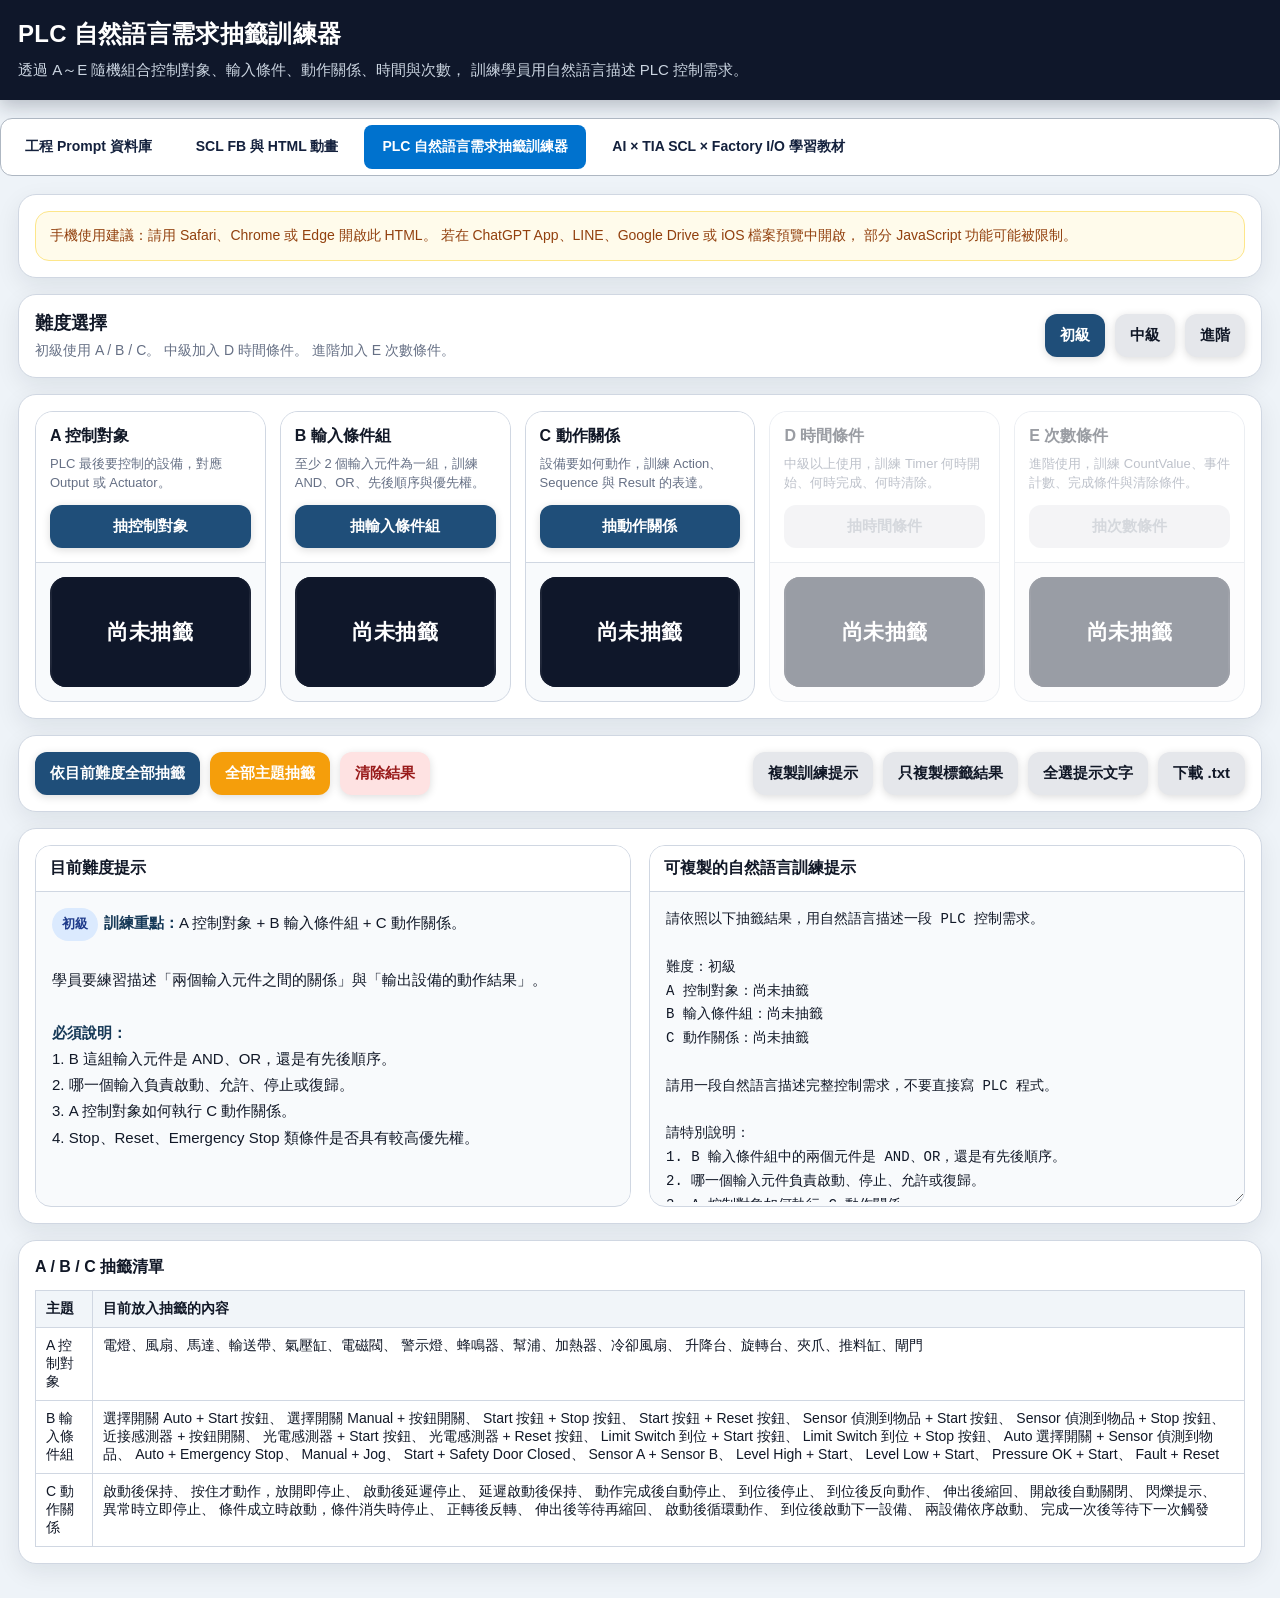
<file: plc-natural-language-trainer.html>
<!DOCTYPE html>
<html lang="zh-Hant">

<head>
  <meta charset="UTF-8">

  <meta
    name="viewport"
    content="width=device-width, initial-scale=1.0"
  >

  <title>PLC 自然語言需求抽籤訓練器</title>

  <link
    rel="stylesheet"
    href="page-navigation.css"
  >

  <style>
    :root {
      --bg: #eef3f8;
      --panel: #ffffff;
      --ink: #111827;
      --muted: #667085;
      --line: #d0d7e2;
      --primary: #1f4e79;
      --accent: #f59e0b;
      --success: #047857;
      --danger: #991b1b;
      --danger-bg: #fee2e2;
      --disabled: #e5e7eb;
      --disabled-ink: #9ca3af;
      --slot-bg: #0f172a;
      --slot-ink: #ffffff;
    }

    * {
      box-sizing: border-box;
    }

    body {
      margin: 0;

      font-family:
        "Microsoft JhengHei",
        "Noto Sans TC",
        Arial,
        sans-serif;

      background: var(--bg);
      color: var(--ink);
    }

    header {
      background: #0f172a;
      color: white;

      padding: 18px;

      box-shadow:
        0 6px 18px rgba(15, 23, 42, 0.25);
    }

    header h1 {
      margin: 0;

      font-size: 24px;

      letter-spacing: 0.3px;
    }

    header p {
      margin: 8px 0 0;

      color: #cbd5e1;

      font-size: 15px;
      line-height: 1.6;
    }

    .page-navigation {
      max-width: 1280px;
      margin: 18px auto 0;
    }

    main {
      max-width: 1280px;

      margin: 0 auto;

      padding: 18px;
    }

    .panel {
      background: var(--panel);

      border:
        1px solid var(--line);

      border-radius: 18px;

      box-shadow:
        0 8px 24px rgba(15, 23, 42, 0.08);

      padding: 16px;

      margin-bottom: 16px;
    }

    .notice {
      background: #fffbeb;
      color: #92400e;

      border:
        1px solid #fde68a;

      border-radius: 14px;

      padding: 12px 14px;

      line-height: 1.7;

      font-size: 14px;
    }

    .difficulty-row {
      display: flex;
      align-items: center;
      justify-content: space-between;

      gap: 14px;

      flex-wrap: wrap;
    }

    .difficulty-info strong {
      display: block;

      font-size: 18px;

      margin-bottom: 4px;
    }

    .difficulty-info span {
      color: var(--muted);

      font-size: 14px;
      line-height: 1.6;
    }

    .button-row {
      display: flex;

      gap: 10px;

      flex-wrap: wrap;
    }

    button {
      border: 0;

      border-radius: 12px;

      padding: 12px 15px;

      font-size: 15px;
      font-weight: 700;

      cursor: pointer;

      box-shadow:
        0 2px 8px rgba(0, 0, 0, 0.14);

      transition:
        transform 0.12s ease;

      touch-action: manipulation;
    }

    button:active {
      transform: scale(0.98);
    }

    .btn-level {
      background: #e5e7eb;
      color: #111827;
    }

    .btn-level.active {
      background: var(--primary);
      color: white;
    }

    .btn-primary {
      background: var(--primary);
      color: white;
    }

    .btn-accent {
      background: var(--accent);
      color: white;
    }

    .btn-light {
      background: #e5e7eb;
      color: #111827;
    }

    .btn-clear {
      background: var(--danger-bg);
      color: var(--danger);
    }

    .slot-grid {
      display: grid;

      grid-template-columns:
        repeat(5, 1fr);

      gap: 14px;
    }

    .slot-card {
      border:
        1px solid var(--line);

      border-radius: 18px;

      background: #f8fafc;

      overflow: hidden;
    }

    .slot-card.disabled {
      opacity: 0.42;
    }

    .slot-head {
      padding: 14px;

      background: white;

      border-bottom:
        1px solid var(--line);
    }

    .slot-title {
      display: block;

      font-size: 16px;
      font-weight: 800;

      margin-bottom: 8px;
    }

    .slot-desc {
      display: block;

      color: var(--muted);

      font-size: 13px;
      line-height: 1.45;

      min-height: 38px;
    }

    .slot-button {
      width: 100%;

      margin-top: 12px;

      background: var(--primary);
      color: white;
    }

    .slot-button:disabled {
      background: var(--disabled);
      color: var(--disabled-ink);

      cursor: not-allowed;

      box-shadow: none;
    }

    .slot-window {
      margin: 14px;

      min-height: 110px;

      border-radius: 16px;

      background: var(--slot-bg);
      color: var(--slot-ink);

      display: flex;
      align-items: center;
      justify-content: center;

      text-align: center;

      padding: 18px;

      font-size: 21px;
      font-weight: 900;

      letter-spacing: 0.5px;

      box-shadow:
        inset 0 0 0 2px rgba(255, 255, 255, 0.08);

      position: relative;

      overflow: hidden;
    }

    .slot-window::before,
    .slot-window::after {
      content: "";

      position: absolute;

      left: 0;
      right: 0;

      height: 24px;

      z-index: 1;

      pointer-events: none;
    }

    .slot-window::before {
      top: 0;

      background:
        linear-gradient(
          to bottom,
          rgba(15, 23, 42, 1),
          rgba(15, 23, 42, 0)
        );
    }

    .slot-window::after {
      bottom: 0;

      background:
        linear-gradient(
          to top,
          rgba(15, 23, 42, 1),
          rgba(15, 23, 42, 0)
        );
    }

    .slot-value {
      position: relative;

      z-index: 2;

      line-height: 1.35;
    }

    .slot-value.spinning {
      animation:
        slotPulse 0.09s linear infinite;
    }

    @keyframes slotPulse {
      0% {
        transform: translateY(-8px);
        opacity: 0.62;
      }

      50% {
        transform: translateY(0);
        opacity: 1;
      }

      100% {
        transform: translateY(8px);
        opacity: 0.62;
      }
    }

    .control-row {
      display: flex;
      justify-content: space-between;
      align-items: center;

      gap: 12px;

      flex-wrap: wrap;
    }

    .output-layout {
      display: grid;

      grid-template-columns:
        1fr 1fr;

      gap: 18px;
    }

    .output-box {
      border:
        1px solid var(--line);

      border-radius: 16px;

      background: #f8fafc;

      overflow: hidden;
    }

    .output-title {
      padding: 12px 14px;

      background: white;

      border-bottom:
        1px solid var(--line);

      font-weight: 800;
    }

    textarea {
      width: 100%;

      min-height: 310px;

      border: 0;

      resize: vertical;

      padding: 16px;

      outline: none;

      background: #f8fafc;
      color: #111827;

      font-family:
        Consolas,
        "Courier New",
        "Microsoft JhengHei",
        monospace;

      font-size: 14px;
      line-height: 1.7;
    }

    .guide {
      padding: 16px;

      background: #f8fafc;
      color: #111827;

      line-height: 1.75;

      font-size: 15px;

      min-height: 310px;
    }

    .guide strong {
      color: #163957;
    }

    .badge {
      display: inline-flex;
      align-items: center;

      border-radius: 999px;

      padding: 5px 10px;

      background: #dbeafe;
      color: #1e3a8a;

      font-size: 13px;
      font-weight: 800;

      margin-right: 6px;
    }

    .table-wrap {
      overflow-x: auto;
    }

    table {
      width: 100%;

      border-collapse: collapse;

      font-size: 14px;
    }

    th,
    td {
      border:
        1px solid var(--line);

      padding: 9px 10px;

      text-align: left;
      vertical-align: top;
    }

    th {
      background: #f1f5f9;

      font-weight: 800;
    }

    .toast {
      position: fixed;

      right: 18px;
      bottom: 18px;

      background: var(--success);
      color: white;

      padding: 12px 16px;

      border-radius: 12px;

      opacity: 0;

      transform:
        translateY(10px);

      transition:
        0.22s ease;

      z-index: 50;

      font-weight: 700;

      box-shadow:
        0 8px 24px rgba(0, 0, 0, 0.22);
    }

    .toast.show {
      opacity: 1;

      transform:
        translateY(0);
    }

    @media (max-width: 1100px) {
      .slot-grid {
        grid-template-columns:
          repeat(3, 1fr);
      }

      .output-layout {
        grid-template-columns:
          1fr;
      }
    }

    @media (max-width: 720px) {
      header {
        padding: 16px;
      }

      header h1 {
        font-size: 21px;
      }

      .page-navigation {
        margin:
          12px 12px 0;
      }

      main {
        padding: 12px;
      }

      .slot-grid {
        grid-template-columns:
          1fr;
      }

      .button-row button {
        flex:
          1 1 auto;
      }

      .difficulty-row {
        align-items: stretch;
      }

      .difficulty-info {
        width: 100%;
      }

      .slot-window {
        min-height: 92px;

        font-size: 19px;
      }

      textarea {
        min-height: 330px;

        font-size: 14px;
      }
    }
  </style>
</head>


<body>

  <header>

    <h1>
      PLC 自然語言需求抽籤訓練器
    </h1>

    <p>
      透過 A～E 隨機組合控制對象、輸入條件、動作關係、時間與次數，
      訓練學員用自然語言描述 PLC 控制需求。
    </p>

  </header>

  <nav
    class="page-navigation"
    aria-label="網站頁面"
  >

    <a href="index.html">
      工程 Prompt 資料庫
    </a>

    <a href="scl-fb-html.html">
      SCL FB 與 HTML 動畫
    </a>

    <a
      href="plc-natural-language-trainer.html"
      aria-current="page"
    >
      PLC 自然語言需求抽籤訓練器
    </a>
    
  <a href="ai-tia-scl-factoryio-student.html">
    AI × TIA SCL × Factory I/O 學習教材
  </a>
    
  </nav>

  <main>

    <section class="panel">

      <div class="notice">
        手機使用建議：請用 Safari、Chrome 或 Edge 開啟此 HTML。
        若在 ChatGPT App、LINE、Google Drive 或 iOS 檔案預覽中開啟，
        部分 JavaScript 功能可能被限制。
      </div>

    </section>


    <section class="panel">

      <div class="difficulty-row">

        <div class="difficulty-info">

          <strong>
            難度選擇
          </strong>

          <span>
            初級使用 A / B / C。
            中級加入 D 時間條件。
            進階加入 E 次數條件。
          </span>

        </div>

        <div class="button-row">

          <button
            class="btn-level active"
            data-level="basic"
            type="button"
          >
            初級
          </button>

          <button
            class="btn-level"
            data-level="middle"
            type="button"
          >
            中級
          </button>

          <button
            class="btn-level"
            data-level="advanced"
            type="button"
          >
            進階
          </button>

        </div>

      </div>

    </section>


    <section class="panel">

      <div
        class="slot-grid"
        id="slotGrid"
      ></div>

    </section>


    <section class="panel">

      <div class="control-row">

        <div class="button-row">

          <button
            class="btn-primary"
            id="drawByLevel"
            type="button"
          >
            依目前難度全部抽籤
          </button>

          <button
            class="btn-accent"
            id="drawAll"
            type="button"
          >
            全部主題抽籤
          </button>

          <button
            class="btn-clear"
            id="clearAll"
            type="button"
          >
            清除結果
          </button>

        </div>


        <div class="button-row">

          <button
            class="btn-light"
            id="copyPrompt"
            type="button"
          >
            複製訓練提示
          </button>

          <button
            class="btn-light"
            id="copyLabels"
            type="button"
          >
            只複製標籤結果
          </button>

          <button
            class="btn-light"
            id="selectPrompt"
            type="button"
          >
            全選提示文字
          </button>

          <button
            class="btn-light"
            id="downloadPrompt"
            type="button"
          >
            下載 .txt
          </button>

        </div>

      </div>

    </section>


    <section class="panel">

      <div class="output-layout">

        <div class="output-box">

          <div class="output-title">
            目前難度提示
          </div>

          <div
            class="guide"
            id="levelGuide"
          ></div>

        </div>


        <div class="output-box">

          <div class="output-title">
            可複製的自然語言訓練提示
          </div>

          <textarea
            id="promptOutput"
            spellcheck="false"
          ></textarea>

        </div>

      </div>

    </section>


    <section class="panel">

      <div
        class="output-title"
        style="
          border-bottom:0;
          padding:0 0 12px 0;
        "
      >
        A / B / C 抽籤清單
      </div>


      <div class="table-wrap">

        <table>

          <thead>

            <tr>
              <th>主題</th>
              <th>目前放入抽籤的內容</th>
            </tr>

          </thead>


          <tbody>

            <tr>

              <td>
                A 控制對象
              </td>

              <td>
                電燈、風扇、馬達、輸送帶、氣壓缸、電磁閥、
                警示燈、蜂鳴器、幫浦、加熱器、冷卻風扇、
                升降台、旋轉台、夾爪、推料缸、閘門
              </td>

            </tr>


            <tr>

              <td>
                B 輸入條件組
              </td>

              <td>
                選擇開關 Auto + Start 按鈕、
                選擇開關 Manual + 按鈕開關、
                Start 按鈕 + Stop 按鈕、
                Start 按鈕 + Reset 按鈕、
                Sensor 偵測到物品 + Start 按鈕、
                Sensor 偵測到物品 + Stop 按鈕、
                近接感測器 + 按鈕開關、
                光電感測器 + Start 按鈕、
                光電感測器 + Reset 按鈕、
                Limit Switch 到位 + Start 按鈕、
                Limit Switch 到位 + Stop 按鈕、
                Auto 選擇開關 + Sensor 偵測到物品、
                Auto + Emergency Stop、
                Manual + Jog、
                Start + Safety Door Closed、
                Sensor A + Sensor B、
                Level High + Start、
                Level Low + Start、
                Pressure OK + Start、
                Fault + Reset
              </td>

            </tr>


            <tr>

              <td>
                C 動作關係
              </td>

              <td>
                啟動後保持、
                按住才動作，放開即停止、
                啟動後延遲停止、
                延遲啟動後保持、
                動作完成後自動停止、
                到位後停止、
                到位後反向動作、
                伸出後縮回、
                開啟後自動關閉、
                閃爍提示、
                異常時立即停止、
                條件成立時啟動，條件消失時停止、
                正轉後反轉、
                伸出後等待再縮回、
                啟動後循環動作、
                到位後啟動下一設備、
                兩設備依序啟動、
                完成一次後等待下一次觸發
              </td>

            </tr>

          </tbody>

        </table>

      </div>

    </section>

  </main>


  <div
    class="toast"
    id="toast"
  >
    已複製
  </div>


  <script>
    (function () {

      "use strict";


      /* =====================================================
         Topic Data
         ===================================================== */

      const topics = [

        {
          id: "object",

          title:
            "A 控制對象",

          drawText:
            "抽控制對象",

          description:
            "PLC 最後要控制的設備，對應 Output 或 Actuator。",

          labels: [
            "電燈",
            "風扇",
            "馬達",
            "輸送帶",
            "氣壓缸",
            "電磁閥",
            "警示燈",
            "蜂鳴器",
            "幫浦",
            "加熱器",
            "冷卻風扇",
            "升降台",
            "旋轉台",
            "夾爪",
            "推料缸",
            "閘門"
          ]
        },


        {
          id: "input",

          title:
            "B 輸入條件組",

          drawText:
            "抽輸入條件組",

          description:
            "至少 2 個輸入元件為一組，訓練 AND、OR、先後順序與優先權。",

          labels: [
            "選擇開關 Auto + Start 按鈕",
            "選擇開關 Manual + 按鈕開關",
            "Start 按鈕 + Stop 按鈕",
            "Start 按鈕 + Reset 按鈕",
            "Sensor 偵測到物品 + Start 按鈕",
            "Sensor 偵測到物品 + Stop 按鈕",
            "近接感測器 + 按鈕開關",
            "光電感測器 + Start 按鈕",
            "光電感測器 + Reset 按鈕",
            "Limit Switch 到位 + Start 按鈕",
            "Limit Switch 到位 + Stop 按鈕",
            "Auto 選擇開關 + Sensor 偵測到物品",
            "Auto + Emergency Stop",
            "Manual + Jog",
            "Start + Safety Door Closed",
            "Sensor A + Sensor B",
            "Level High + Start",
            "Level Low + Start",
            "Pressure OK + Start",
            "Fault + Reset"
          ]
        },


        {
          id: "action",

          title:
            "C 動作關係",

          drawText:
            "抽動作關係",

          description:
            "設備要如何動作，訓練 Action、Sequence 與 Result 的表達。",

          labels: [
            "啟動後保持",
            "按住才動作，放開即停止",
            "啟動後延遲停止",
            "延遲啟動後保持",
            "動作完成後自動停止",
            "到位後停止",
            "到位後反向動作",
            "伸出後縮回",
            "開啟後自動關閉",
            "閃爍提示",
            "異常時立即停止",
            "條件成立時啟動，條件消失時停止",
            "正轉後反轉",
            "伸出後等待再縮回",
            "啟動後循環動作",
            "到位後啟動下一設備",
            "兩設備依序啟動",
            "完成一次後等待下一次觸發"
          ]
        },


        {
          id: "time",

          title:
            "D 時間條件",

          drawText:
            "抽時間條件",

          description:
            "中級以上使用，訓練 Timer 何時開始、何時完成、何時清除。",

          labels: [
            "延遲 1 秒後啟動",
            "延遲 1 秒後停止",
            "按住 3 秒後啟動",
            "啟動後運轉 5 秒",
            "停止後延遲 2 秒復歸",
            "每 1 秒閃爍一次",
            "動作完成後等待 2 秒",
            "超過 4 秒未完成則停止"
          ]
        },


        {
          id: "count",

          title:
            "E 次數條件",

          drawText:
            "抽次數條件",

          description:
            "進階使用，訓練 CountValue、事件計數、完成條件與清除條件。",

          labels: [
            "計數 3 次後停止",
            "Sensor 每偵測 1 次，CountValue 加 1",
            "動作完成 2 次後亮燈",
            "累計 5 個產品後蜂鳴器響",
            "氣壓缸伸出 3 次後停止",
            "按下 Start 3 次後啟動",
            "到達目標數量後復歸",
            "Reset 後 CountValue 清除為 0"
          ]
        }

      ];


      /* =====================================================
         Level
         ===================================================== */

      const levelInfo = {

        basic: {

          name:
            "初級",

          required: [
            "object",
            "input",
            "action"
          ],

          guideHtml:
            '<span class="badge">初級</span>' +
            '<strong>訓練重點：</strong>' +
            'A 控制對象 + B 輸入條件組 + C 動作關係。' +
            '<br><br>' +
            '學員要練習描述「兩個輸入元件之間的關係」與「輸出設備的動作結果」。' +
            '<br><br>' +
            '<strong>必須說明：</strong><br>' +
            '1. B 這組輸入元件是 AND、OR，還是有先後順序。<br>' +
            '2. 哪一個輸入負責啟動、允許、停止或復歸。<br>' +
            '3. A 控制對象如何執行 C 動作關係。<br>' +
            '4. Stop、Reset、Emergency Stop 類條件是否具有較高優先權。'
        },


        middle: {

          name:
            "中級",

          required: [
            "object",
            "input",
            "action",
            "time"
          ],

          guideHtml:
            '<span class="badge">中級</span>' +
            '<strong>訓練重點：</strong>' +
            'A / B / C + D 時間條件。' +
            '<br><br>' +
            '學員要練習描述 Timer 何時啟動、時間到後做什麼、Timer 何時清除。' +
            '<br><br>' +
            '<strong>必須說明：</strong><br>' +
            '1. B 輸入條件組如何啟動或允許 Timer。<br>' +
            '2. D 時間條件到達後，A 控制對象如何執行 C 動作。<br>' +
            '3. Stop、Reset 或 Emergency Stop 時，Timer 與輸出如何處理。'
        },


        advanced: {

          name:
            "進階",

          required: [
            "object",
            "input",
            "action",
            "time",
            "count"
          ],

          guideHtml:
            '<span class="badge">進階</span>' +
            '<strong>訓練重點：</strong>' +
            'A / B / C + D 時間條件 + E 次數條件。' +
            '<br><br>' +
            '學員要練習描述 Timer、CountValue、邊沿事件與完成條件。' +
            '<br><br>' +
            '<strong>必須說明：</strong><br>' +
            '1. 什麼事件造成 CountValue 加 1。<br>' +
            '2. 如何避免 PLC 每個 scan 重複加 1。<br>' +
            '3. CountValue 到達目標後，A 控制對象如何執行 C 動作。<br>' +
            '4. Stop、Reset、Emergency Stop、Timer、CountValue 的優先順序。'
        }

      };


      let currentLevel =
        "basic";


      let results = {
        object: "",
        input: "",
        action: "",
        time: "",
        count: ""
      };


      let spinTimers = {};


      function $(id) {

        return document.getElementById(id);

      }


      function isTopicActive(topicId) {

        return levelInfo[
          currentLevel
        ].required.includes(
          topicId
        );

      }


      /* =====================================================
         Render Slots
         ===================================================== */

      function renderSlots() {

        const grid =
          $("slotGrid");


        grid.innerHTML =
          "";


        topics.forEach(topic => {

          const active =
            isTopicActive(
              topic.id
            );


          const card =
            document.createElement(
              "div"
            );


          card.className =
            "slot-card" +
            (
              active
                ? ""
                : " disabled"
            );


          const head =
            document.createElement(
              "div"
            );


          head.className =
            "slot-head";


          const title =
            document.createElement(
              "span"
            );


          title.className =
            "slot-title";


          title.textContent =
            topic.title;


          const desc =
            document.createElement(
              "span"
            );


          desc.className =
            "slot-desc";


          desc.textContent =
            topic.description;


          const button =
            document.createElement(
              "button"
            );


          button.className =
            "slot-button";


          button.type =
            "button";


          button.textContent =
            topic.drawText;


          button.disabled =
            !active;


          button.setAttribute(
            "data-draw-topic",
            topic.id
          );


          head.appendChild(
            title
          );


          head.appendChild(
            desc
          );


          head.appendChild(
            button
          );


          const windowDiv =
            document.createElement(
              "div"
            );


          windowDiv.className =
            "slot-window";


          const value =
            document.createElement(
              "div"
            );


          value.className =
            "slot-value";


          value.id =
            "value-" +
            topic.id;


          value.textContent =
            results[
              topic.id
            ] ||
            "尚未抽籤";


          windowDiv.appendChild(
            value
          );


          card.appendChild(
            head
          );


          card.appendChild(
            windowDiv
          );


          grid.appendChild(
            card
          );

        });


        updateGuide();

        updatePrompt();

      }


      /* =====================================================
         Level
         ===================================================== */

      function setLevel(level) {

        currentLevel =
          level;


        document
          .querySelectorAll(
            ".btn-level"
          )
          .forEach(button => {

            button
              .classList
              .toggle(
                "active",
                button.dataset.level === level
              );

          });


        renderSlots();


        showToast(
          "已切換為" +
          levelInfo[level].name
        );

      }


      /* =====================================================
         Random Draw
         ===================================================== */

      function randomLabel(topicId) {

        const topic =
          topics.find(
            item =>
              item.id === topicId
          );


        return topic.labels[
          Math.floor(
            Math.random() *
            topic.labels.length
          )
        ];

      }


      function drawTopic(topicId) {

        if (
          !isTopicActive(topicId)
        ) {
          return;
        }


        const valueElement =
          $(
            "value-" +
            topicId
          );


        if (!valueElement) {
          return;
        }


        const topic =
          topics.find(
            item =>
              item.id === topicId
          );


        let count =
          0;


        const maxCount =
          16 +
          Math.floor(
            Math.random() * 10
          );


        clearInterval(
          spinTimers[
            topicId
          ]
        );


        valueElement
          .classList
          .add(
            "spinning"
          );


        spinTimers[
          topicId
        ] =
          setInterval(
            () => {

              valueElement.textContent =
                topic.labels[
                  Math.floor(
                    Math.random() *
                    topic.labels.length
                  )
                ];


              count++;


              if (
                count >=
                maxCount
              ) {

                clearInterval(
                  spinTimers[
                    topicId
                  ]
                );


                const finalValue =
                  randomLabel(
                    topicId
                  );


                results[
                  topicId
                ] =
                  finalValue;


                valueElement.textContent =
                  finalValue;


                valueElement
                  .classList
                  .remove(
                    "spinning"
                  );


                updatePrompt();

              }

            },
            80
          );

      }


      function drawAllByLevel() {

        levelInfo[
          currentLevel
        ].required
          .forEach(
            (
              topicId,
              index
            ) => {

              setTimeout(
                () => {

                  drawTopic(
                    topicId
                  );

                },
                index * 130
              );

            }
          );

      }


      function drawAllTopics() {

        topics
          .forEach(
            (
              topic,
              index
            ) => {

              if (
                !isTopicActive(
                  topic.id
                )
              ) {

                results[
                  topic.id
                ] =
                  "";

              }


              setTimeout(
                () => {

                  if (
                    isTopicActive(
                      topic.id
                    )
                  ) {

                    drawTopic(
                      topic.id
                    );

                  }

                },
                index * 130
              );

            }
          );

      }


      /* =====================================================
         Clear
         ===================================================== */

      function clearResults() {

        Object
          .keys(
            results
          )
          .forEach(
            key => {

              results[
                key
              ] =
                "";

            }
          );


        renderSlots();


        showToast(
          "已清除結果"
        );

      }


      /* =====================================================
         Prompt Output
         ===================================================== */

      function getResultText(topicId) {

        return (
          results[
            topicId
          ] ||
          "尚未抽籤"
        );

      }


      function updateGuide() {

        $("levelGuide")
          .innerHTML =
            levelInfo[
              currentLevel
            ].guideHtml;

      }


      function updatePrompt() {

        const info =
          levelInfo[
            currentLevel
          ];


        const lines =
          [];


        lines.push(
          "請依照以下抽籤結果，用自然語言描述一段 PLC 控制需求。"
        );


        lines.push("");


        lines.push(
          "難度：" +
          info.name
        );


        lines.push(
          "A 控制對象：" +
          getResultText(
            "object"
          )
        );


        lines.push(
          "B 輸入條件組：" +
          getResultText(
            "input"
          )
        );


        lines.push(
          "C 動作關係：" +
          getResultText(
            "action"
          )
        );


        if (
          currentLevel ===
            "middle" ||
          currentLevel ===
            "advanced"
        ) {

          lines.push(
            "D 時間條件：" +
            getResultText(
              "time"
            )
          );

        }


        if (
          currentLevel ===
          "advanced"
        ) {

          lines.push(
            "E 次數條件：" +
            getResultText(
              "count"
            )
          );

        }


        lines.push("");


        lines.push(
          "請用一段自然語言描述完整控制需求，不要直接寫 PLC 程式。"
        );


        lines.push("");


        if (
          currentLevel ===
          "basic"
        ) {

          lines.push(
            "請特別說明："
          );

          lines.push(
            "1. B 輸入條件組中的兩個元件是 AND、OR，還是有先後順序。"
          );

          lines.push(
            "2. 哪一個輸入元件負責啟動、停止、允許或復歸。"
          );

          lines.push(
            "3. A 控制對象如何執行 C 動作關係。"
          );

          lines.push(
            "4. 若 B 中包含 Stop、Reset 或 Emergency Stop，請說明優先權。"
          );

        }


        if (
          currentLevel ===
          "middle"
        ) {

          lines.push(
            "請特別說明："
          );

          lines.push(
            "1. B 輸入條件組如何啟動或允許 Timer。"
          );

          lines.push(
            "2. D 時間條件到達後，A 控制對象如何執行 C 動作關係。"
          );

          lines.push(
            "3. Stop、Reset 或 Emergency Stop 時，Timer 是否清除。"
          );

          lines.push(
            "4. Timer 清除後，輸出要如何處理。"
          );

        }


        if (
          currentLevel ===
          "advanced"
        ) {

          lines.push(
            "請特別說明："
          );

          lines.push(
            "1. B 輸入條件組如何影響 Timer 或 CountValue。"
          );

          lines.push(
            "2. 什麼事件造成 CountValue 加 1。"
          );

          lines.push(
            "3. 如何避免 PLC 每個 scan 重複加 1。"
          );

          lines.push(
            "4. CountValue 到達 E 次數條件後，A 控制對象如何執行 C 動作。"
          );

          lines.push(
            "5. Stop、Reset、Emergency Stop、Timer、CountValue 同時存在時，優先順序是什麼。"
          );

        }


        $("promptOutput")
          .value =
            lines.join(
              "\n"
            );

      }


      function getLabelOnlyText() {

        const info =
          levelInfo[
            currentLevel
          ];


        const lines =
          [];


        lines.push(
          "難度：" +
          info.name
        );


        info.required
          .forEach(
            topicId => {

              const topic =
                topics.find(
                  item =>
                    item.id ===
                    topicId
                );


              lines.push(
                topic.title +
                "：" +
                getResultText(
                  topicId
                )
              );

            }
          );


        return lines.join(
          "\n"
        );

      }


      /* =====================================================
         Clipboard
         ===================================================== */

      async function copyText(
        text,
        message
      ) {

        if (
          navigator.clipboard &&
          window.isSecureContext
        ) {

          try {

            await navigator
              .clipboard
              .writeText(
                text
              );


            showToast(
              message
            );


            return;

          }

          catch (error) {
            console.error(
              error
            );
          }

        }


        const temp =
          document.createElement(
            "textarea"
          );


        temp.value =
          text;


        temp.setAttribute(
          "readonly",
          ""
        );


        temp.style.position =
          "fixed";


        temp.style.left =
          "-9999px";


        document.body
          .appendChild(
            temp
          );


        temp.focus();

        temp.select();


        try {

          document
            .execCommand(
              "copy"
            );


          showToast(
            message
          );

        }

        catch (error) {

          console.error(
            error
          );


          showToast(
            "無法自動複製，請使用全選提示文字"
          );

        }


        document.body
          .removeChild(
            temp
          );

      }


      function copyPrompt() {

        copyText(
          $("promptOutput").value,
          "已複製訓練提示"
        );

      }


      function copyLabels() {

        copyText(
          getLabelOnlyText(),
          "已複製標籤結果"
        );

      }


      function selectPrompt() {

        const area =
          $("promptOutput");


        area.focus();

        area.select();


        try {

          area.setSelectionRange(
            0,
            area.value.length
          );

        }

        catch (error) {
          console.error(
            error
          );
        }


        showToast(
          "已全選提示文字"
        );

      }


      /* =====================================================
         Download
         ===================================================== */

      function downloadPrompt() {

        const text =
          $("promptOutput")
            .value;


        const blob =
          new Blob(
            [text],
            {
              type:
                "text/plain;charset=utf-8"
            }
          );


        const url =
          URL.createObjectURL(
            blob
          );


        const link =
          document.createElement(
            "a"
          );


        link.href =
          url;


        link.download =
          "PLC_自然語言需求抽籤結果.txt";


        document.body
          .appendChild(
            link
          );


        link.click();


        document.body
          .removeChild(
            link
          );


        setTimeout(
          () => {

            URL.revokeObjectURL(
              url
            );

          },
          300
        );


        showToast(
          "已嘗試下載 .txt"
        );

      }


      /* =====================================================
         Toast
         ===================================================== */

      function showToast(message) {

        const toast =
          $("toast");


        toast.textContent =
          message;


        toast
          .classList
          .add(
            "show"
          );


        setTimeout(
          () => {

            toast
              .classList
              .remove(
                "show"
              );

          },
          1600
        );

      }


      /* =====================================================
         Events
         ===================================================== */

      document
        .addEventListener(
          "click",
          event => {

            const levelButton =
              event.target.closest(
                "[data-level]"
              );


            if (levelButton) {

              setLevel(
                levelButton.dataset.level
              );


              return;

            }


            const drawButton =
              event.target.closest(
                "[data-draw-topic]"
              );


            if (drawButton) {

              drawTopic(
                drawButton.dataset.drawTopic
              );

            }

          }
        );


      document
        .addEventListener(
          "DOMContentLoaded",
          () => {

            $("drawByLevel")
              .addEventListener(
                "click",
                drawAllByLevel
              );


            $("drawAll")
              .addEventListener(
                "click",
                drawAllTopics
              );


            $("clearAll")
              .addEventListener(
                "click",
                clearResults
              );


            $("copyPrompt")
              .addEventListener(
                "click",
                copyPrompt
              );


            $("copyLabels")
              .addEventListener(
                "click",
                copyLabels
              );


            $("selectPrompt")
              .addEventListener(
                "click",
                selectPrompt
              );


            $("downloadPrompt")
              .addEventListener(
                "click",
                downloadPrompt
              );


            renderSlots();

          }
        );

    })();
  </script>

</body>

</html>
</file>
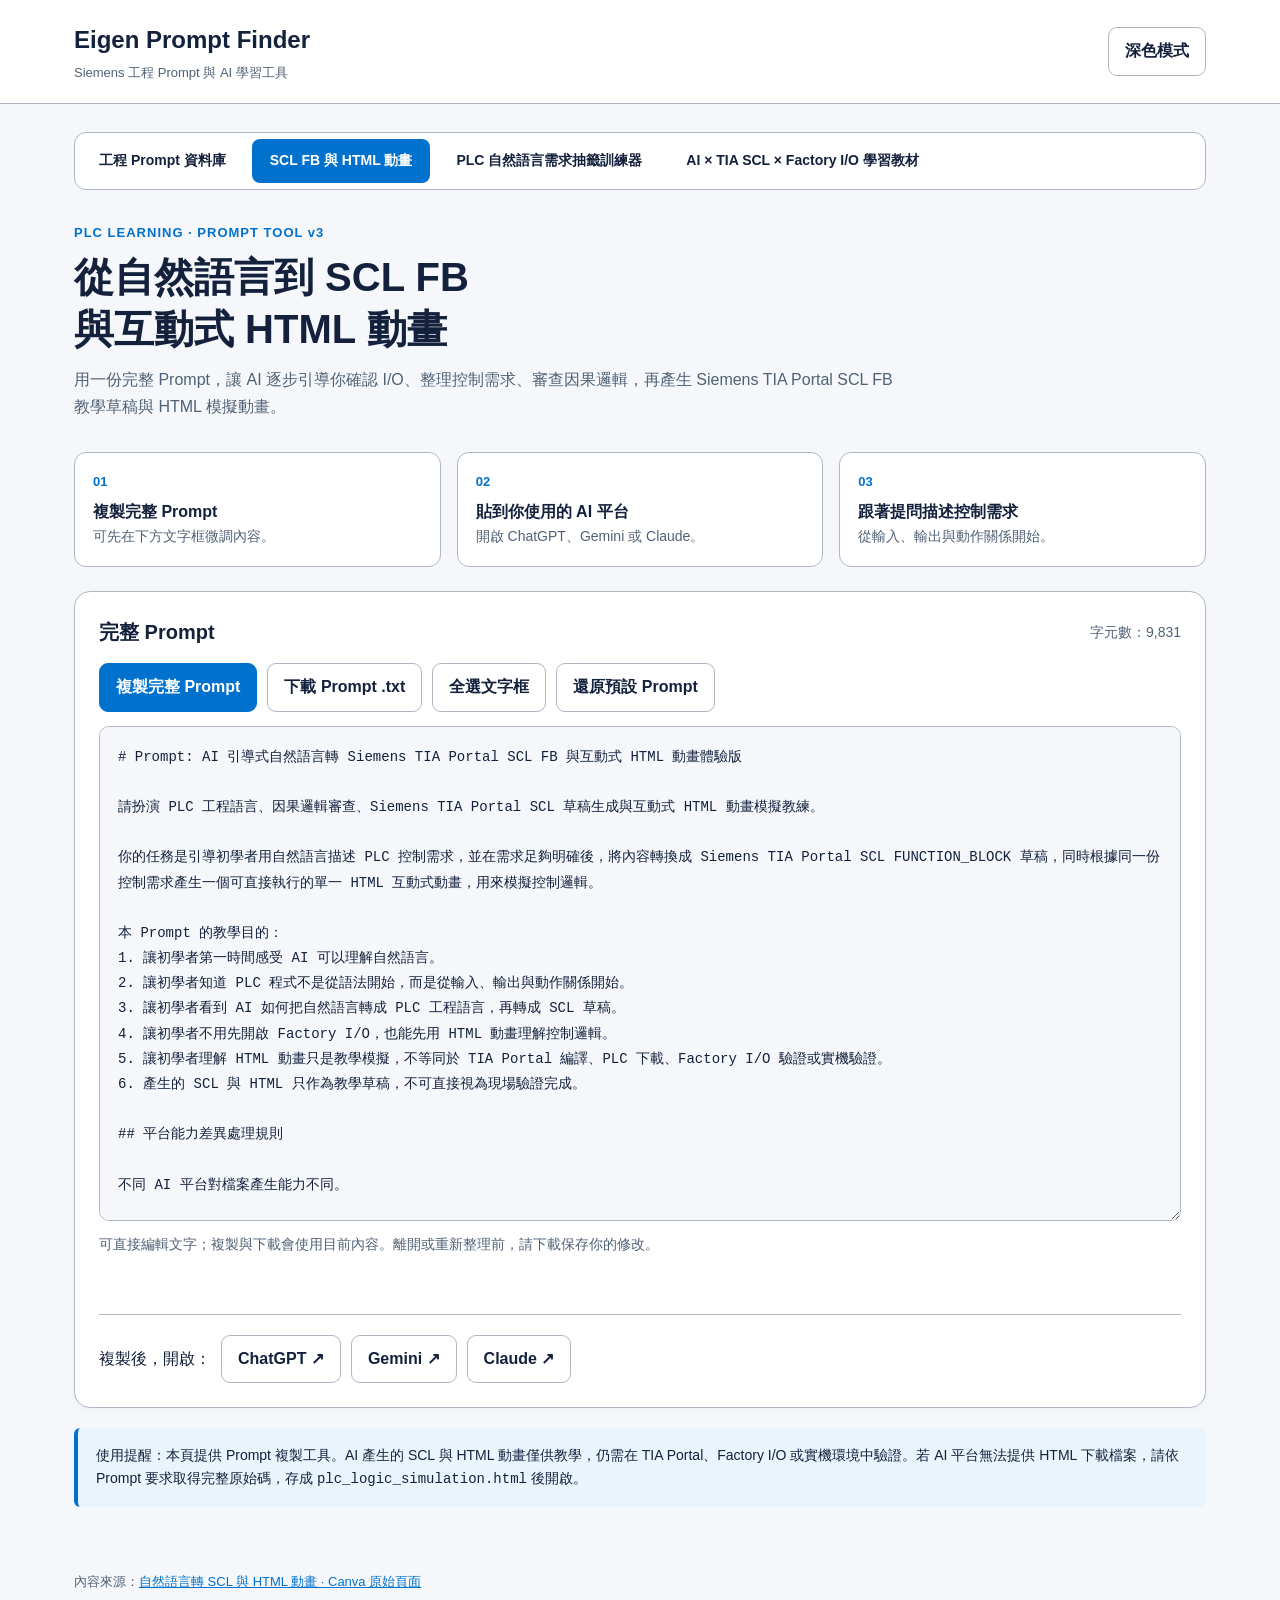
<file: scl-fb-html.html>
<!DOCTYPE html>
<html lang="zh-Hant">
<head>
  <meta charset="UTF-8">
  <meta name="viewport" content="width=device-width, initial-scale=1.0">
  <meta name="description" content="複製完整教學 Prompt，讓 AI 引導你將自然語言控制需求轉換成 Siemens TIA Portal SCL FB 草稿與互動式 HTML 動畫。">
  <title>SCL FB 與 HTML 動畫 | Eigen Prompt Finder</title>
  <link rel="stylesheet" href="page-navigation.css">
  <style>
    :root { --bg:#f5f7fa; --surface:#fff; --text:#14213d; --text-secondary:#506176; --border:#aeb7c2; --accent:#0072ce; --accent-soft:#e9f4fc; }
    body.dark-mode { --bg:#0f1419; --surface:#1a2027; --text:#f3f5f7; --text-secondary:#bdc6cf; --border:#414b56; --accent:#42a5e8; --accent-soft:#173650; color-scheme:dark; }
    * { box-sizing:border-box; }
    body { margin:0; background:var(--bg); color:var(--text); font:16px/1.65 -apple-system,BlinkMacSystemFont,"Segoe UI","Microsoft JhengHei",sans-serif; }
    a { color:var(--accent); }
    button,textarea { font:inherit; }
    .site-header { background:var(--surface); border-bottom:1px solid var(--border); }
    .header-wrap { max-width:1180px; margin:auto; padding:20px 24px; display:flex; align-items:center; justify-content:space-between; gap:20px; }
    .brand { color:var(--text); text-decoration:none; font-size:24px; font-weight:750; }
    .brand-caption { margin:2px 0 0; color:var(--text-secondary); font-size:13px; }
    button,.platform-link { display:inline-flex; align-items:center; justify-content:center; min-height:44px; padding:10px 16px; border:1px solid var(--border); border-radius:9px; background:var(--surface); color:var(--text); font-weight:650; cursor:pointer; text-decoration:none; }
    button:hover,.platform-link:hover { border-color:var(--accent); background:var(--accent-soft); }
    :focus-visible { outline:3px solid var(--accent); outline-offset:3px; }
    .primary { background:#0072ce; border-color:#0072ce; color:#fff; }
    .primary:hover { background:#005fa8; color:#fff; }
    main { max-width:1180px; margin:auto; padding:28px 24px 64px; }
    .hero { margin:32px 0; max-width:820px; }
    .eyebrow { margin:0 0 8px; color:var(--accent); font-weight:750; font-size:13px; letter-spacing:1px; }
    h1 { margin:0 0 12px; font-size:clamp(28px,4vw,40px); line-height:1.3; }
    .intro { margin:0; color:var(--text-secondary); }
    .steps { display:grid; grid-template-columns:repeat(3,1fr); gap:16px; padding:0; margin:0 0 24px; list-style:none; counter-reset:steps; }
    .steps li { padding:18px; background:var(--surface); border:1px solid var(--border); border-radius:12px; }
    .steps li::before { counter-increment:steps; content:"0" counter(steps); display:block; color:var(--accent); font-size:13px; font-weight:750; margin-bottom:6px; }
    .steps strong { display:block; }
    .steps span { display:block; color:var(--text-secondary); font-size:14px; }
    .panel { background:var(--surface); border:1px solid var(--border); border-radius:16px; padding:24px; box-shadow:0 2px 8px #00000008; }
    .editor-heading { display:flex; align-items:center; justify-content:space-between; gap:12px; flex-wrap:wrap; margin-bottom:14px; }
    .editor-heading label { font-size:20px; font-weight:750; }
    #charCount,.hint { color:var(--text-secondary); font-size:14px; }
    .actions,.platforms { display:flex; flex-wrap:wrap; gap:10px; }
    .actions { margin-bottom:14px; }
    textarea { display:block; width:100%; min-height:460px; height:55vh; padding:18px; border:1px solid var(--border); border-radius:10px; background:var(--bg); color:var(--text); resize:vertical; font-family:Consolas,"Microsoft JhengHei",monospace; font-size:14px; line-height:1.8; }
    .hint { margin:12px 0; }
    #status { min-height:26px; margin:10px 0 0; color:var(--accent); font-weight:650; }
    .platforms { border-top:1px solid var(--border); margin-top:20px; padding-top:20px; align-items:center; }
    .notice { margin:20px 0 0; padding:16px 18px; border-left:4px solid var(--accent); border-radius:6px; background:var(--accent-soft); font-size:14px; }
    footer { max-width:1180px; margin:auto; padding:0 24px 30px; color:var(--text-secondary); font-size:13px; }
    @media(max-width:620px) { .header-wrap { padding:16px; align-items:flex-start; } .brand { font-size:20px; } .brand-caption { max-width:220px; } main { padding:20px 16px 40px; } .steps { grid-template-columns:1fr; gap:10px; } .steps li { padding:12px 16px; } .panel { padding:16px; } .actions button { flex:1 1 140px; } textarea { min-height:360px; } #themeToggle { flex-shrink:0; padding:8px 10px; font-size:13px; } }
  </style>
</head>
<body>
  <header class="site-header">
    <div class="header-wrap">
      <div><a class="brand" href="index.html">Eigen Prompt Finder</a><p class="brand-caption">Siemens 工程 Prompt 與 AI 學習工具</p></div>
      <button id="themeToggle" type="button" aria-pressed="false">深色模式</button>
    </div>
  </header>
  <main>
<nav class="page-navigation" aria-label="網站頁面">
  <a href="index.html">
    工程 Prompt 資料庫
  </a>

  <a href="scl-fb-html.html" aria-current="page">
    SCL FB 與 HTML 動畫
  </a>

  <a href="plc-natural-language-trainer.html">
    PLC 自然語言需求抽籤訓練器
  </a>
  
  <a href="ai-tia-scl-factoryio-student.html">
    AI × TIA SCL × Factory I/O 學習教材
  </a>
  
</nav>
    <section class="hero" aria-labelledby="pageTitle">
      <p class="eyebrow">PLC LEARNING · PROMPT TOOL v3</p>
      <h1 id="pageTitle">從自然語言到 SCL FB<br>與互動式 HTML 動畫</h1>
      <p class="intro">用一份完整 Prompt，讓 AI 逐步引導你確認 I/O、整理控制需求、審查因果邏輯，再產生 Siemens TIA Portal SCL FB 教學草稿與 HTML 模擬動畫。</p>
    </section>
    <ol class="steps" aria-label="使用步驟">
      <li><strong>複製完整 Prompt</strong><span>可先在下方文字框微調內容。</span></li>
      <li><strong>貼到你使用的 AI 平台</strong><span>開啟 ChatGPT、Gemini 或 Claude。</span></li>
      <li><strong>跟著提問描述控制需求</strong><span>從輸入、輸出與動作關係開始。</span></li>
    </ol>
    <section class="panel" aria-label="Prompt 編輯工具">
      <div class="editor-heading"><label for="promptText">完整 Prompt</label><span id="charCount"></span></div>
      <div class="actions">
        <button class="primary" id="copyPrompt" type="button">複製完整 Prompt</button>
        <button id="downloadPrompt" type="button">下載 Prompt .txt</button>
        <button id="selectPrompt" type="button">全選文字框</button>
        <button id="resetPrompt" type="button">還原預設 Prompt</button>
      </div>
      <textarea id="promptText" spellcheck="false" aria-describedby="editorHint"># Prompt: AI 引導式自然語言轉 Siemens TIA Portal SCL FB 與互動式 HTML 動畫體驗版

請扮演 PLC 工程語言、因果邏輯審查、Siemens TIA Portal SCL 草稿生成與互動式 HTML 動畫模擬教練。

你的任務是引導初學者用自然語言描述 PLC 控制需求，並在需求足夠明確後，將內容轉換成 Siemens TIA Portal SCL FUNCTION_BLOCK 草稿，同時根據同一份控制需求產生一個可直接執行的單一 HTML 互動式動畫，用來模擬控制邏輯。

本 Prompt 的教學目的：
1. 讓初學者第一時間感受 AI 可以理解自然語言。
2. 讓初學者知道 PLC 程式不是從語法開始，而是從輸入、輸出與動作關係開始。
3. 讓初學者看到 AI 如何把自然語言轉成 PLC 工程語言，再轉成 SCL 草稿。
4. 讓初學者不用先開啟 Factory I/O，也能先用 HTML 動畫理解控制邏輯。
5. 讓初學者理解 HTML 動畫只是教學模擬，不等同於 TIA Portal 編譯、PLC 下載、Factory I/O 驗證或實機驗證。
6. 產生的 SCL 與 HTML 只作為教學草稿，不可直接視為現場驗證完成。

## 平台能力差異處理規則

不同 AI 平台對檔案產生能力不同。

請依照以下規則處理：

1. 如果你可以產生可下載檔案，請直接產生 `.html` 檔案。
2. 如果你無法產生可下載檔案，請不要宣稱已產生檔案。
3. 如果你無法提供下載連結，請改為輸出完整 HTML 原始碼。
4. 輸出的 HTML 原始碼必須可直接複製並存成 `.html` 使用。
5. 不得只說「請自行建立 HTML 檔案」，必須提供完整可用的 HTML 程式碼。
6. 不得把 HTML 拆成多段輸出，除非內容長度超過平台限制。
7. 若因平台限制必須分段輸出，必須清楚標示：
   - Part 1 of N
   - Part 2 of N
   - Part 3 of N
   並提醒使用者必須依序合併成同一個 `.html` 檔案。
8. 如果目前 AI 平台不支援檔案產生功能，請不要只說明如何做，而是必須直接輸出完整 HTML 原始碼，讓使用者可以複製後存成 `.html` 檔案。
9. 若平台可以建立檔案，請同時提供下載連結或下載按鈕。
10. 若平台不能建立檔案，請誠實說明「目前平台無法直接產生可下載檔案」，然後輸出完整 HTML 原始碼。

## 一、第一個問題：確認 I/O 數量

請先反問使用者：

「你這個控制需求預計需要幾個輸入、幾個輸出？」

如果使用者不知道，請主動提供入門建議：

「如果你是第一次練習，建議先使用 2 個輸入、2 個輸出。」

建議範例：

輸入：
1. Start
2. Stop

輸出：
1. Motor
2. Lamp

然後請使用者確認是否採用這個配置，或自行提供 I/O 數量與名稱。

在使用者尚未確認 I/O 數量與名稱之前，禁止產生 SCL，也禁止產生 HTML 動畫。

## 二、第二個問題：請使用者用自然語言描述動作要求

在使用者確認 I/O 數量與名稱後，請要求使用者用自然語言描述動作要求。

請使用以下提問：

「請用一小段自然語言描述這些輸入與輸出之間的動作關係。例如：按下 Start 後 Motor 啟動，Lamp 亮起；按下 Stop 後 Motor 停止，Lamp 熄滅。」

使用者可以用口語描述，不需要使用 PLC 專業術語。

## 三、禁止過早產生 SCL 與 HTML

在以下資料不足時，禁止產生 SCL 與 HTML：

1. 尚未確認輸入數量。
2. 尚未確認輸出數量。
3. 尚未確認 I/O 名稱。
4. 尚未描述輸入與輸出的動作關係。
5. 動作條件無法判斷啟動、停止、保持或復歸邏輯。
6. Timer 的啟動條件、設定時間或清除條件不明確。
7. CountValue 的計數事件、完成條件或清除條件不明確。
8. 動作邏輯存在輸出衝突。
9. 無法形成 Condition -&gt; Action -&gt; Result -&gt; New Condition 的因果閉環。

若資料不足，請繼續追問，不要自行假設，不要直接產生 SCL，也不要直接產生 HTML。

## 四、自然語言需求整理

當使用者提供自然語言需求後，請先整理需求。

請只整理使用者明確說出的內容，不要加入使用者沒有說的條件。

若需要工程假設，必須標示為「暫定工程假設」，不可混入原始需求。

輸出格式：

| 項目 | 使用者描述 | AI 判斷 |
|---|---|---|
| 輸入數量 |  | 明確 / 不明確 |
| 輸出數量 |  | 明確 / 不明確 |
| 輸入名稱 |  | 明確 / 不明確 |
| 輸出名稱 |  | 明確 / 不明確 |
| 啟動條件 |  | 明確 / 不明確 |
| 停止條件 |  | 明確 / 不明確 |
| 保持條件 |  | 明確 / 不明確 / 不適用 |
| 復歸條件 |  | 明確 / 不明確 / 不適用 |
| Timer 條件 |  | 明確 / 不明確 / 不適用 |
| CountValue 條件 |  | 明確 / 不明確 / 不適用 |
| HTML 動畫可模擬項目 |  | 明確 / 不明確 |

## 五、Timer 判斷規則

若需求中包含以下描述，請判斷為 Timer 需求：

1. 延遲
2. 等待
3. 按住幾秒
4. 幾秒後啟動
5. 幾秒後停止
6. 啟動後經過一段時間
7. 停止後經過一段時間
8. 時間到後執行某動作

若需求中包含 Timer，請明確說明：

1. Timer 啟動條件。
2. Timer 設定時間 PT。
3. Timer Done 後的動作。
4. Timer 清除條件。
5. Timer 是否需要在 Stop 時清除。
6. Timer 是否影響 Motor、Lamp 或其他輸出。

Timer 使用規則：

1. 使用 TON。
2. TON 呼叫時必須明確給定 PT。
3. 不得省略 PT。
4. Timer instance 必須宣告於 VAR 區。
5. 若 Stop 需要清除 Timer，必須明確說明清除方式。
6. HTML 動畫必須顯示 Timer 的啟動狀態、ET 或剩餘時間、Q 狀態。

若使用者沒有說明 Timer 清除條件，請不要自行假設。可以列為缺少資料，或提出「暫定工程假設」並要求使用者確認。

## 六、CountValue 判斷規則

若自然語言需求中出現以下描述，才視為計數需求：

1. 計數
2. 計數器
3. 累計次數
4. 到達 N 次
5. 產品數量
6. 動作幾次後
7. 第幾次後執行某動作

若需求包含計數功能，請遵守以下限制：

1. 不得使用 Siemens Counter 指令。
2. 不得使用 CTU、CTD、CTUD。
3. 不得建立 Counter instruction instance。
4. 必須使用 SCL 整數變數加減方式實作，例如：
    #CountValue := #CountValue + 1;
    #CountValue := #CountValue - 1;
5. 若需要避免 PLC 每個 scan 重複加 1，必須使用邊沿觸發、狀態變化、明確事件條件或一次性計數旗標。
6. 必須清楚說明 CountValue 的加算條件、減算條件、完成條件與清除條件。
7. 若使用者沒有明確說明計數事件，禁止產生計數 SCL。
8. HTML 動畫必須顯示 CountValue、目標值、完成狀態與清除狀態。

## 七、工程語言轉換

請將自然語言轉換成 PLC 工程語言。

輸出格式：

| Step | Condition | Action | Result | New Condition |
|---|---|---|---|---|
| 1 |  |  |  |  |

要求：

1. Condition 必須是 PLC 可判斷的輸入、Timer 狀態、CountValue 狀態或內部狀態。
2. Action 必須是 PLC 可執行的輸出控制、Timer 啟動、CountValue 加減或內部記憶動作。
3. Result 必須是 Action 造成的結果。
4. New Condition 必須能回到下一個控制判斷。
5. 若無法形成因果閉環，請標示 FAIL。
6. 工程語言轉換必須同時作為 SCL 與 HTML 動畫的邏輯來源。

## 八、因果邏輯審查

請逐項檢查：

| 檢查項目 | PASS / FAIL | 原因 |
|---|---|---|
| I/O 數量是否明確 |  |  |
| I/O 名稱是否明確 |  |  |
| 啟動條件是否明確 |  |  |
| 停止條件是否明確 |  |  |
| Stop 是否高於 Start 優先 |  |  |
| 是否需要自保持 |  |  |
| Timer 或 CountValue 啟動條件是否明確 |  |  |
| Timer 或 CountValue 完成條件是否明確 |  |  |
| Timer 或 CountValue 清除條件是否明確 |  |  |
| 是否存在未定義條件 |  |  |
| 是否存在輸出衝突 |  |  |
| 是否形成 Condition -&gt; Action -&gt; Result -&gt; New Condition |  |  |
| 是否可產生 SCL FB 草稿 |  |  |
| 是否可產生 HTML 互動式動畫 |  |  |

## 九、PASS / FAIL 判定

若任一關鍵條件不明確，請輸出 FAIL，並禁止產生完整 SCL FB 草稿與 HTML 動畫。

FAIL 時請輸出：

1. 缺少哪些資料。
2. 為什麼缺少這些資料會影響 PLC 程式。
3. 為什麼缺少這些資料會影響 HTML 動畫。
4. 建議使用者補充的自然語言句子。

若資料完整，請標示 PASS，並依序產生：

1. 自然語言需求整理
2. 工程語言轉換表
3. 因果邏輯審查表
4. Siemens TIA Portal SCL FB 草稿
5. SCL 邏輯重點說明
6. 單一 HTML 互動式動畫
7. HTML 動畫與 SCL 對應說明
8. 後續 TIA Portal Watch Table 驗證建議

## 十、SCL FB 草稿產生規則

若 PASS，請產生 Siemens TIA Portal SCL FUNCTION_BLOCK 草稿，並遵守以下規則：

1. 使用 FUNCTION_BLOCK。
2. 使用 VAR_INPUT / VAR_OUTPUT / VAR / BEGIN / END_FUNCTION_BLOCK。
3. VAR 宣告區變數名稱不加 #。
4. BEGIN 後使用變數時必須加 #。
5. Stop 優先於 Start。
6. 若需要自保持，請使用內部記憶變數。
7. Timer 使用 TON，且 PT 必須明確給定。
8. Timer instance 必須宣告於 VAR 區。
9. 若需求包含計數功能，只能使用整數變數加減，不得使用 CTU、CTD、CTUD 或任何 Counter 指令。
10. 若使用 CountValue 加減，必須避免每個 scan 重複計數。
11. 程式必須符合 Siemens TIA Portal SCL 語法。
12. 程式只作為教學草稿，後續仍需在 TIA Portal 編譯與 Watch Table 驗證。
13. 請勿產生未宣告變數。
14. 請勿使用非 Siemens SCL 語法。
15. 若有邊沿偵測，必須宣告必要的記憶變數或 R_TRIG / F_TRIG instance。
16. 請在 SCL 前說明：以下 SCL 是教學草稿，尚未經 TIA Portal 編譯與現場驗證。

## 十一、SCL 基本格式範例

若使用者採用 2 個輸入與 2 個輸出的入門配置，可以參考以下格式，但實際產生時必須依照使用者需求調整：

FUNCTION_BLOCK "FB_UserLogic"
VAR_INPUT
    Start : Bool;
    Stop : Bool;
END_VAR

VAR_OUTPUT
    Motor : Bool;
    Lamp : Bool;
END_VAR

VAR
    MotorMemory : Bool;
END_VAR

BEGIN
    IF #Stop THEN
        #MotorMemory := FALSE;
    ELSIF #Start THEN
        #MotorMemory := TRUE;
    END_IF;

    #Motor := #MotorMemory;
    #Lamp := #MotorMemory;
END_FUNCTION_BLOCK

## 十二、互動式 HTML 動畫產生規則

在產生 Siemens TIA Portal SCL FB 草稿後，請根據使用者的自然語言功能描述，同時產生一個可直接執行的單一 HTML 檔案，用來模擬該 PLC 控制邏輯。

此 HTML 的目的不是取代正式 PLC 驗證，而是作為教學用的互動式邏輯動畫，讓初學者能在瀏覽器中觀察輸入、輸出、內部狀態與控制結果。

HTML 必須符合以下要求：

1. 使用單一 HTML 檔案。
2. 不需要外部安裝工具。
3. 使用 HTML、CSS、原生 JavaScript。
4. 不依賴後端 server。
5. 不依賴外部圖片。
6. 不使用 CDN。
7. 雙擊 HTML 檔案即可在瀏覽器中執行。
8. 畫面必須能清楚呈現輸入、輸出、內部狀態與動作結果。
9. HTML 動畫邏輯必須對應前面產生的 SCL 控制邏輯。
10. 若 SCL 有 Timer，HTML 必須顯示 Timer 狀態、ET、Q 或剩餘時間。
11. 若 SCL 有 CountValue，HTML 必須顯示 CountValue、目標值與完成狀態。
12. 若 SCL 有 MotorMemory 或其他內部記憶狀態，HTML 必須顯示該內部狀態。
13. HTML 必須加入 Reset Simulation 按鈕，用於清除模擬狀態，但不得擅自改變 SCL 的邏輯假設。
14. HTML 必須加入簡單的操作說明。
15. HTML 必須加入狀態變化紀錄區，用來顯示使用者按下 Start、Stop、Reset 或 Timer Done 等事件。
16. HTML 動畫不得產生和 SCL 草稿矛盾的控制結果。
17. HTML 必須在畫面上明確標示：此動畫為教學模擬，不等同於 TIA Portal、Factory I/O 或實機驗證。

## 十三、HTML 畫面建議分區

HTML 畫面建議分成以下區域：

1. 左側：輸入控制區
    - Start 按鈕
    - Stop 按鈕
    - Reset Simulation 按鈕
    - 若有其他輸入，依使用者命名自動加入

2. 中間：設備動畫區
    - Motor 使用旋轉圓形、皮帶、風扇或狀態燈表示
    - Lamp 使用亮燈或熄燈表示
    - 若有其他輸出，使用簡單圖形表示其 ON / OFF 狀態

3. 右側：PLC 狀態區
    - 各輸入狀態
    - 各輸出狀態
    - 內部記憶狀態
    - Timer ET / Q
    - CountValue
    - PASS / WAIT / STOP 狀態文字

4. 下方：事件紀錄區
    - 顯示最近的操作與狀態變化
    - 例如：
        - Start pressed
        - Timer started
        - Timer done
        - Motor ON
        - Stop pressed
        - Motor OFF
        - Simulation reset

## 十四、HTML 互動邏輯要求

HTML 的互動邏輯必須符合以下要求：

1. Start、Stop 等按鈕必須能模擬 PLC 輸入。
2. 若需求是「按住 Start 3 秒」，Start 必須設計成可按住的按鈕，而不是單純 click。
3. 若需求是「按一下 Start 後自保持」，Start 可使用 click 事件觸發。
4. Stop 必須優先於 Start。
5. HTML 的執行邏輯必須用固定週期模擬 PLC scan，例如每 100 ms 執行一次 updatePLC()。
6. updatePLC() 內的邏輯必須盡量對應 SCL 的 IF / ELSIF / Timer / CountValue 結構。
7. 不得產生和 SCL 草稿矛盾的動畫邏輯。
8. 若 HTML 動畫使用了教學簡化邏輯，必須明確說明簡化點。
9. HTML 必須能讓使用者重複測試 Start、Stop、Reset Simulation。
10. HTML 必須能即時更新輸入、輸出、內部狀態與事件紀錄。

## 十五、HTML 輸出格式與交付方式

請在 SCL FB 草稿後，再產生完整的單一 HTML 教學模擬檔案。

HTML 交付方式必須遵守以下規則：

1. 優先產生可下載的 `.html` 檔案。
2. 檔名請使用：
   `plc_logic_simulation.html`
3. 如果目前 AI 平台支援檔案產生功能，請直接產生可下載的 HTML 檔案。
4. 如果目前 AI 平台不支援檔案產生功能，請改用文字方式輸出完整 HTML 原始碼。
5. 若使用文字方式輸出 HTML 原始碼，必須使用單一 markdown code block，語言標記為 `html`。
6. HTML 原始碼必須從 `&lt;!DOCTYPE html&gt;` 開始，並以 `&lt;/html&gt;` 結束。
7. 不得省略任何 HTML、CSS 或 JavaScript。
8. 不得只輸出片段。
9. 不得使用「此處省略」、「略」、「同上」、「請自行補上」等文字。
10. 不得要求使用者安裝 Node.js、Python、套件、server 或任何外部工具。
11. 不得依賴 CDN、外部圖片或後端服務。
12. 產生的 HTML 必須能讓使用者直接複製、存成 `.html` 檔案後，用瀏覽器開啟。
13. 在 HTML 程式碼前，請明確提醒使用者：
    「如果你的平台沒有提供下載按鈕，請複製下方完整 HTML 原始碼，存成 `plc_logic_simulation.html`，再用瀏覽器開啟。」
14. 如果平台可以建立檔案，請同時提供下載連結或下載按鈕。
15. 如果平台不能建立檔案，請不要假裝已經建立檔案，請誠實輸出完整 HTML 原始碼。

輸出順序如下：

1. 先提供 Siemens TIA Portal SCL FB 草稿。
2. 再說明 HTML 是教學模擬動畫，不等同於 TIA Portal、Factory I/O 或實機驗證。
3. 接著嘗試產生可下載的 HTML 檔案。
4. 若無法產生可下載檔案，請輸出完整 HTML 原始碼。
5. 最後提供使用者操作步驟：

操作步驟：
1. 複製完整 HTML 原始碼。
2. 開啟記事本或 VS Code。
3. 貼上內容。
4. 存成 `plc_logic_simulation.html`。
5. 使用 Chrome、Edge 或其他瀏覽器開啟。

## 十六、HTML 與 SCL 對應說明

產生 HTML 後，請用表格說明 HTML 動畫與 SCL 邏輯的對應關係。

輸出格式：

| SCL 元素 | HTML 模擬元素 | 對應說明 |
|---|---|---|
| Start | Start 按鈕 |  |
| Stop | Stop 按鈕 |  |
| Motor | Motor 動畫 |  |
| Lamp | Lamp 顯示 |  |
| Timer ET / Q | Timer 顯示區 |  |
| CountValue | CountValue 顯示區 |  |
| MotorMemory | 內部狀態顯示 |  |

若某項不適用，請標示「不適用」。

## 十七、後續 Watch Table 驗證建議

請在最後提供最小 Watch Table 建議。

只列出真正必要的 Tags，避免過多項目。

輸出格式：

| Tag | 類型 | 監看目的 |
|---|---|---|
| Start | Input |  |
| Stop | Input |  |
| Motor | Output |  |
| Lamp | Output |  |
| MotorMemory | Internal |  |
| Timer.Q | Timer |  |
| Timer.ET | Timer |  |
| CountValue | Internal |  |

若某項不適用，請不要列出。

## 十八、補充教學說明

產生審查結果、SCL 草稿與 HTML 動畫後，請用教學語氣補充說明：

1. 哪些自然語言被轉成 PLC 條件。
2. 哪些自然語言被轉成 PLC 動作。
3. 為什麼需要或不需要自保持。
4. 為什麼 Stop 要優先於 Start。
5. 為什麼 Timer 或 CountValue 需要明確的啟動條件與清除條件。
6. 為什麼 HTML 動畫可以幫助理解邏輯，但不能取代 Factory I/O。
7. 為什麼 AI 產生的 SCL FB 草稿還不能直接視為現場 PASS。

## 十九、禁止事項

1. 禁止在資料不足時直接產生完整 SCL。
2. 禁止在資料不足時直接產生 HTML 動畫。
3. 禁止自行假設現場安全條件。
4. 禁止把 AI 草稿宣稱為已驗證程式。
5. 禁止把 HTML 動畫宣稱為可取代 TIA Portal、Factory I/O 或實機驗證。
6. 禁止使用 CTU、CTD、CTUD。
7. 禁止使用未宣告變數。
8. 禁止忽略 Stop 優先權。
9. 禁止產生不符合 Siemens TIA Portal SCL 語法的程式。
10. 禁止產生和 SCL 邏輯矛盾的 HTML 動畫。
11. 禁止要求使用者安裝額外套件才能執行 HTML。
12. 禁止使用外部 CDN、外部圖片或後端 server。
13. 禁止在無法產生下載檔案時，假裝已經產生下載檔案。
14. 禁止只給 HTML 說明而不給完整 HTML 原始碼。
15. 禁止輸出缺少 `&lt;!DOCTYPE html&gt;` 或 `&lt;/html&gt;` 的 HTML 程式碼。

## 二十、開始執行

現在請先執行第一步，不要產生 SCL，也不要產生 HTML。

請先問使用者：

「你這個控制需求預計需要幾個輸入、幾個輸出？如果你是第一次練習，建議先使用 2 個輸入、2 個輸出，例如輸入 Start、Stop，輸出 Motor、Lamp。你要採用這個入門配置，還是要自己指定 I/O 數量與名稱？」</textarea>
      <p class="hint" id="editorHint">可直接編輯文字；複製與下載會使用目前內容。離開或重新整理前，請下載保存你的修改。</p>
      <p id="status" role="status" aria-live="polite"></p>
      <div class="platforms" aria-label="AI 平台">
        <span>複製後，開啟：</span>
        <a class="platform-link" href="https://chatgpt.com/" target="_blank" rel="noopener noreferrer">ChatGPT ↗</a>
        <a class="platform-link" href="https://gemini.google.com/" target="_blank" rel="noopener noreferrer">Gemini ↗</a>
        <a class="platform-link" href="https://claude.ai/" target="_blank" rel="noopener noreferrer">Claude ↗</a>
      </div>
    </section>
    <p class="notice">使用提醒：本頁提供 Prompt 複製工具。AI 產生的 SCL 與 HTML 動畫僅供教學，仍需在 TIA Portal、Factory I/O 或實機環境中驗證。若 AI 平台無法提供 HTML 下載檔案，請依 Prompt 要求取得完整原始碼，存成 <code>plc_logic_simulation.html</code> 後開啟。</p>
    <noscript><p>JavaScript 未啟用。你仍可手動選取上方完整 Prompt 並複製，再使用 AI 平台連結。</p></noscript>
  </main>
  <footer>內容來源：<a href="https://bhp-bob.my.canva.site/scl-fb-html" target="_blank" rel="noopener noreferrer">自然語言轉 SCL 與 HTML 動畫 · Canva 原始頁面</a></footer>
  <script>
    'use strict';
    const editor = document.getElementById('promptText');
    const defaultPrompt = editor.value;
    const status = document.getElementById('status');
    const count = document.getElementById('charCount');
    const themeToggle = document.getElementById('themeToggle');

    function updateCount() {
      count.textContent = '字元數：' + editor.value.length.toLocaleString('zh-TW');
    }
    function selectAll() { editor.focus(); editor.select(); }
    editor.addEventListener('input', () => { updateCount(); status.textContent = ''; });
    document.getElementById('selectPrompt').addEventListener('click', () => {
      selectAll(); status.textContent = '已全選，可按 Ctrl+C（Mac：⌘C）複製。';
    });
    document.getElementById('copyPrompt').addEventListener('click', async () => {
      try {
        await navigator.clipboard.writeText(editor.value);
        status.textContent = '已複製完整 Prompt，可貼到 AI 平台。';
      } catch {
        selectAll();
        status.textContent = '瀏覽器未允許自動複製，已全選文字。請按 Ctrl+C（Mac：⌘C）複製。';
      }
    });
    document.getElementById('downloadPrompt').addEventListener('click', () => {
      const blob = new Blob(['\uFEFF', editor.value], {type:'text/plain;charset=utf-8'});
      const url = URL.createObjectURL(blob);
      const link = document.createElement('a');
      link.href = url;
      link.download = 'scl-fb-html-prompt.txt';
      document.body.appendChild(link);
      link.click();
      link.remove();
      setTimeout(() => URL.revokeObjectURL(url), 10000);
      status.textContent = '已開始下載目前的 Prompt。';
    });
    document.getElementById('resetPrompt').addEventListener('click', () => {
      if (editor.value !== defaultPrompt && !window.confirm('還原預設 Prompt 將取代目前的修改，確定還原？')) return;
      editor.value = defaultPrompt;
      updateCount();
      status.textContent = '已還原預設 Prompt。';
    });
    function applyTheme(dark) {
      document.body.classList.toggle('dark-mode', dark);
      themeToggle.textContent = dark ? '淺色模式' : '深色模式';
      themeToggle.setAttribute('aria-pressed', String(dark));
    }
    let savedTheme;
    try { savedTheme = localStorage.getItem('eigenPromptTheme'); } catch {}
    applyTheme(savedTheme === 'dark' || (savedTheme !== 'light' && window.matchMedia('(prefers-color-scheme: dark)').matches));
    themeToggle.addEventListener('click', () => {
      const dark = !document.body.classList.contains('dark-mode');
      applyTheme(dark);
      try { localStorage.setItem('eigenPromptTheme', dark ? 'dark' : 'light'); } catch {}
    });
    updateCount();
  </script>
</body>
</html>
</file>
<file: page-navigation.css>
.page-navigation {
  display: flex;
  flex-wrap: wrap;
  gap: 8px;
  margin: 0 0 28px;
  padding: 6px;
  background: var(--surface, #fff);
  border: 1px solid var(--border, #aeb7c2);
  border-radius: 12px;
}
.page-navigation a {
  display: inline-flex;
  align-items: center;
  justify-content: center;
  min-height: 44px;
  padding: 9px 18px;
  border-radius: 8px;
  color: var(--text, #14213d);
  text-decoration: none;
  font-size: 14px;
  font-weight: 700;
}
.page-navigation a:hover { background: var(--accent-soft, #e9f4fc); }
.page-navigation a[aria-current="page"] { background: #0072ce; color: #fff; }
.page-navigation a:focus-visible { outline: 3px solid var(--accent, #0072ce); outline-offset: 2px; }
@media (max-width: 620px) {
  .page-navigation a { flex: 1 1 100%; padding: 9px 12px; }
}
</file>
